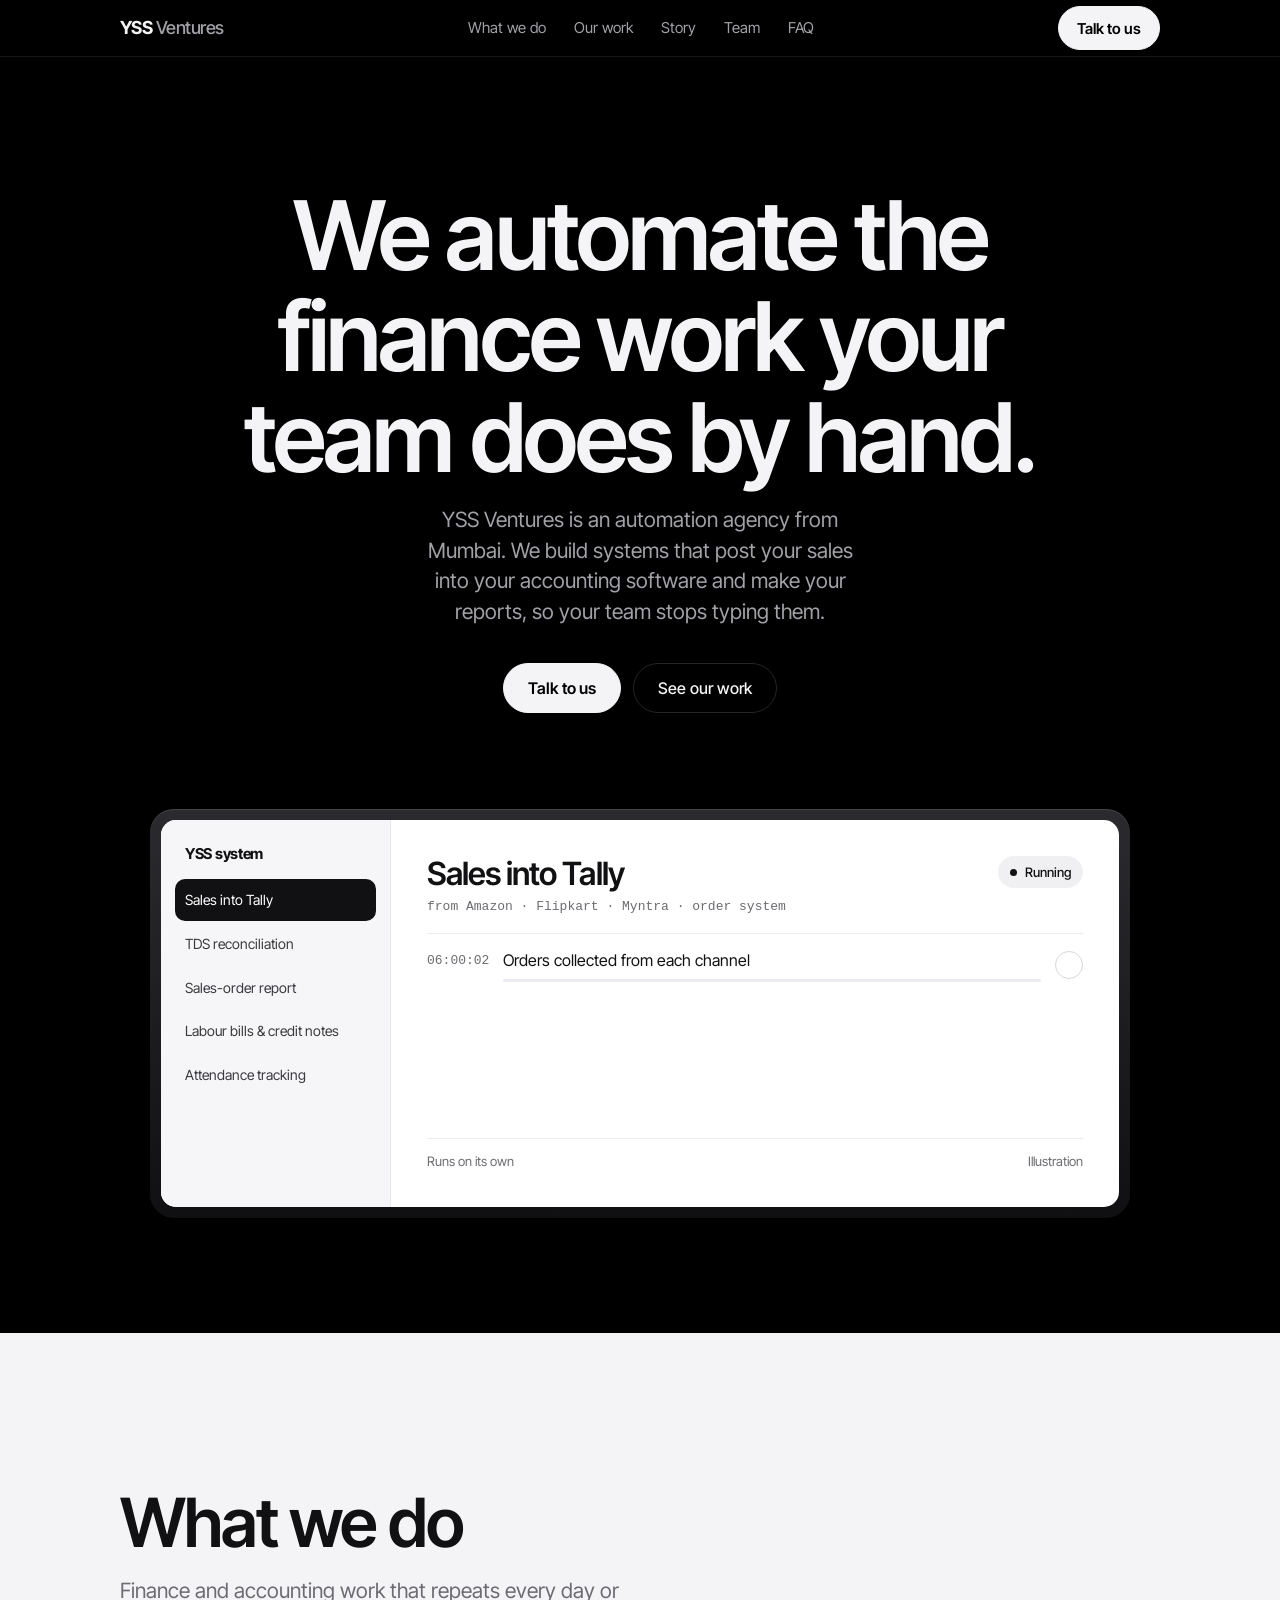
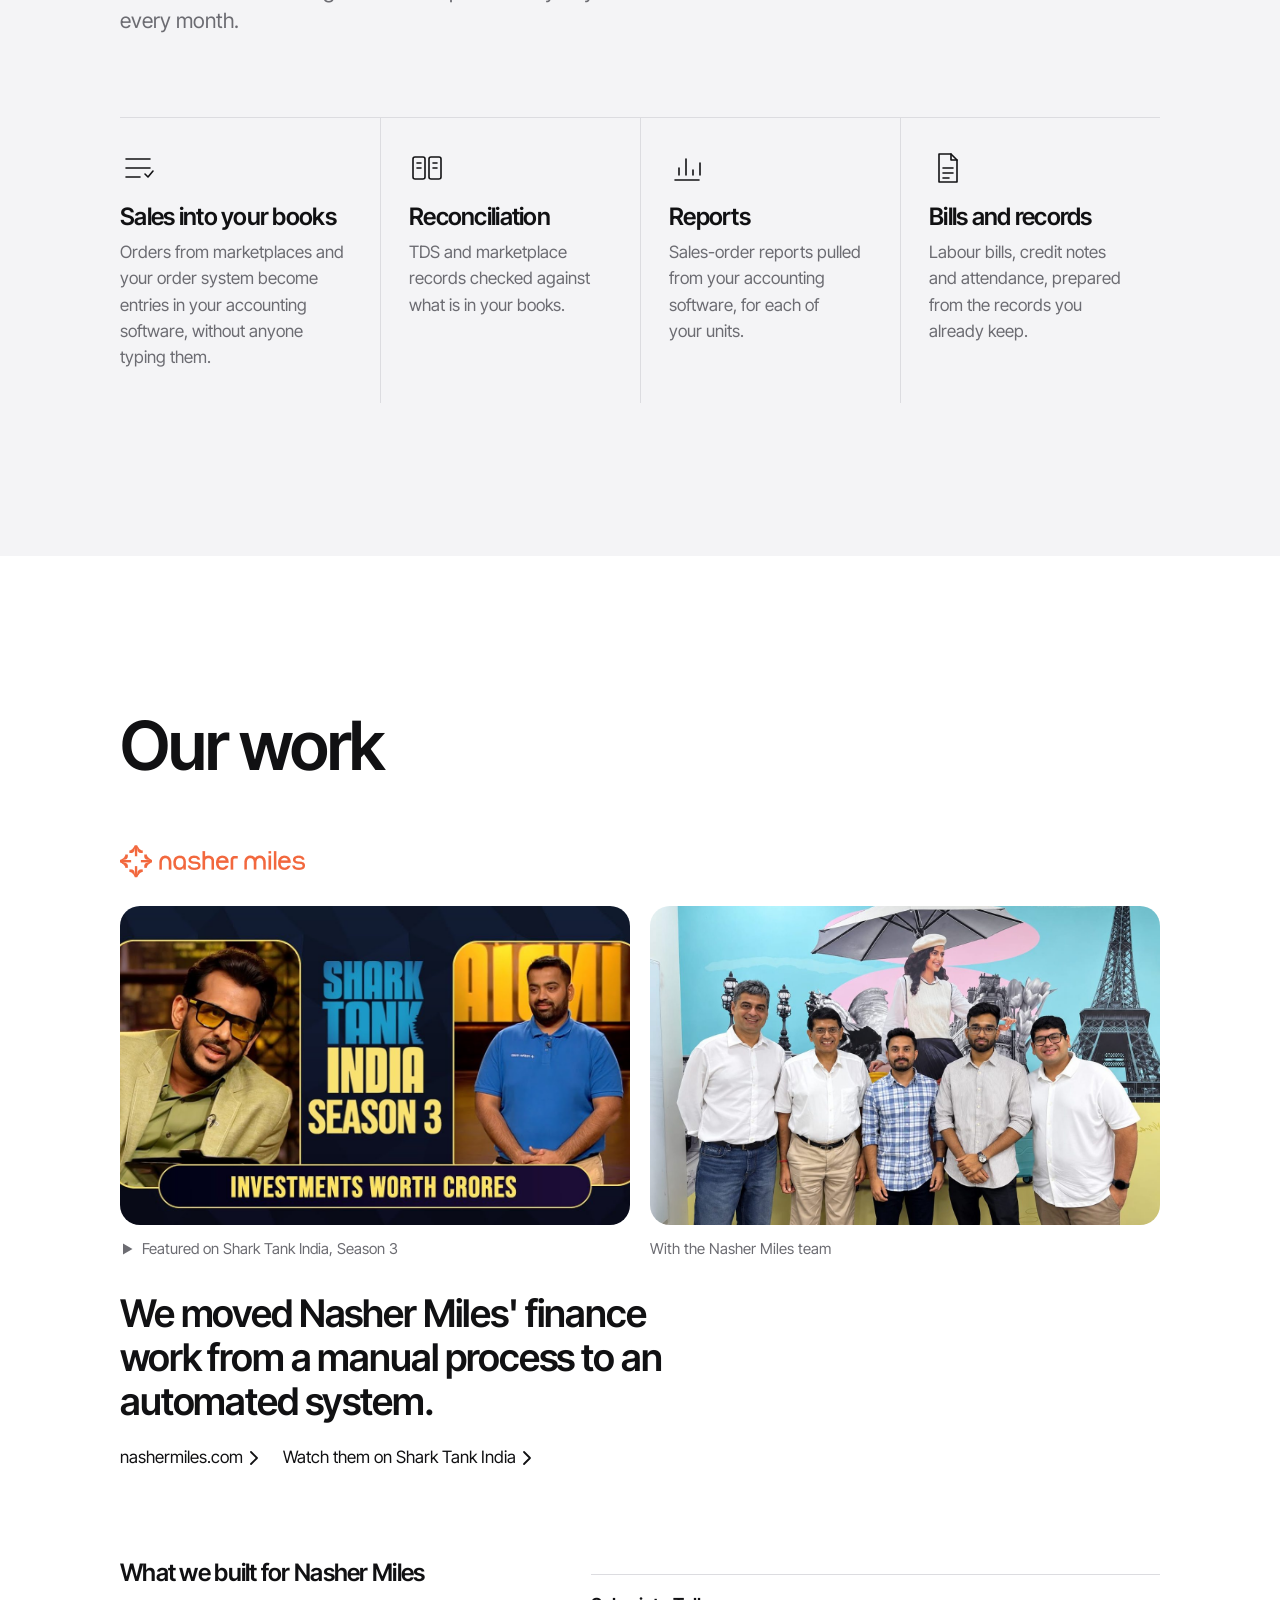
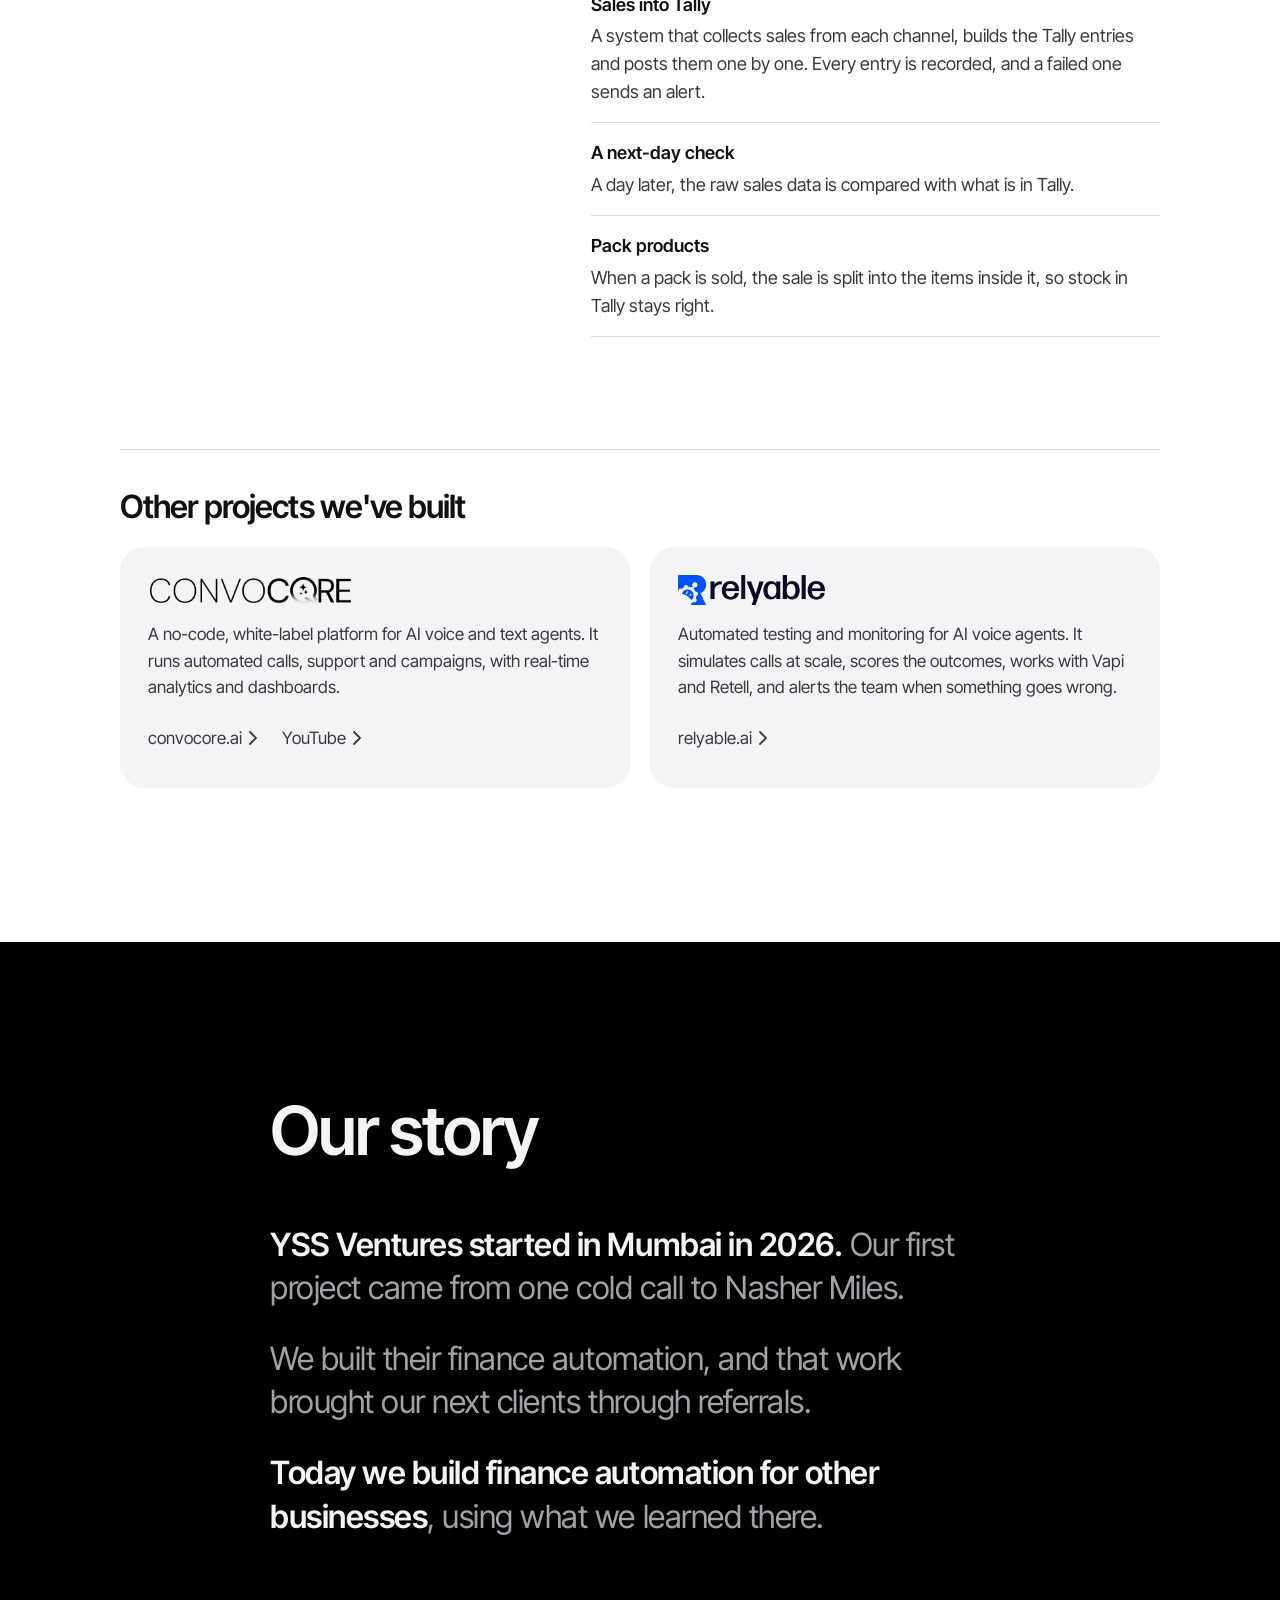
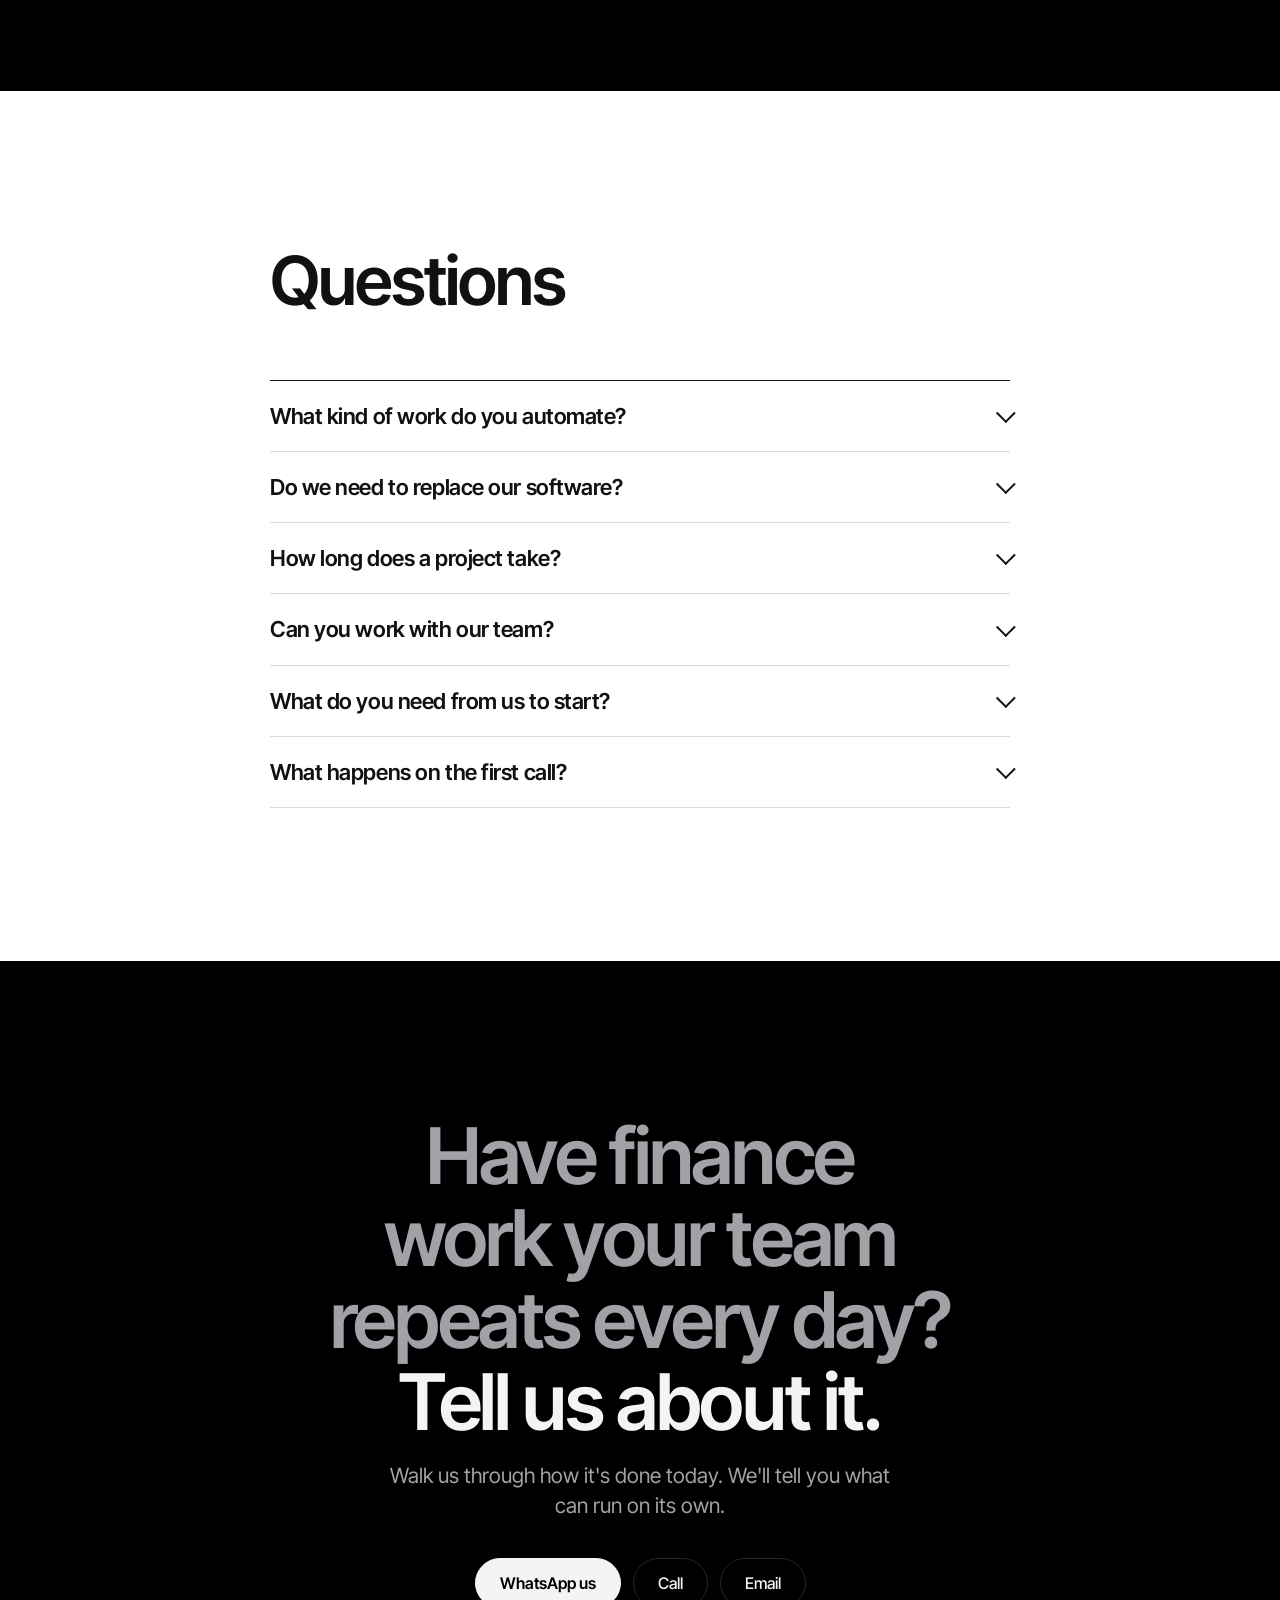
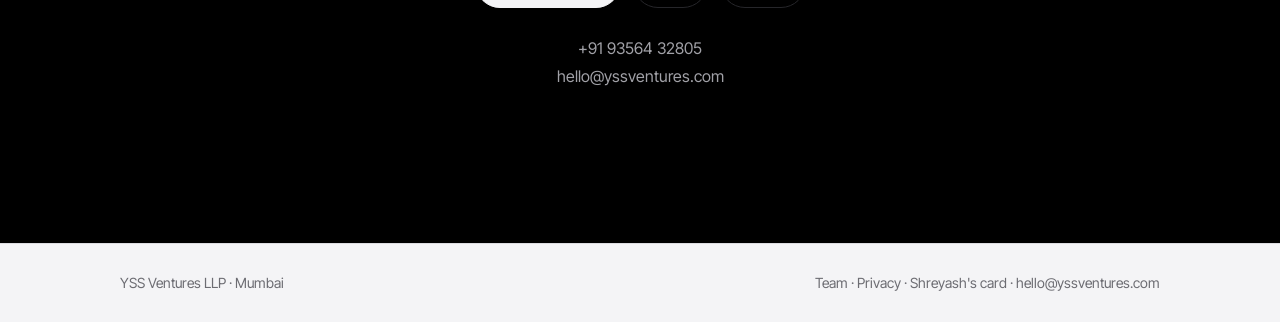
<file: index.html>
<!doctype html>
<html lang="en">
<head>
<meta charset="utf-8">
<meta name="viewport" content="width=device-width, initial-scale=1, viewport-fit=cover">
<title>YSS Ventures · Finance automation</title>
<meta name="description" content="YSS Ventures is an automation agency from Mumbai. We build systems that post your sales into your accounting software and make your reports, so your team stops typing them.">
<meta name="theme-color" content="#000000">
<meta property="og:title" content="YSS Ventures · Finance automation">
<meta property="og:description" content="We automate the finance work your team does by hand.">
<meta property="og:url" content="https://yssventures.com/">
<meta property="og:type" content="website">
<meta property="og:site_name" content="YSS Ventures">
<meta property="og:image" content="https://yssventures.com/assets/og-image.png">
<meta property="og:image:width" content="1200">
<meta property="og:image:height" content="630">
<meta property="og:image:alt" content="YSS Ventures: we automate the finance work your team does by hand.">
<meta name="twitter:card" content="summary_large_image">
<link rel="canonical" href="https://yssventures.com/">
<script type="application/ld+json">
{"@context":"https://schema.org","@type":"Organization","name":"YSS Ventures LLP","alternateName":"YSS Ventures","url":"https://yssventures.com/","logo":"https://yssventures.com/icon-512.png","email":"hello@yssventures.com","address":{"@type":"PostalAddress","addressLocality":"Mumbai","addressCountry":"IN"}}
</script>
<link rel="icon" href="/favicon.ico" sizes="48x48">
<link rel="icon" href="/favicon.svg" type="image/svg+xml">
<link rel="apple-touch-icon" href="/apple-touch-icon.png">
<link rel="manifest" href="/site.webmanifest">
<link rel="preload" href="/assets/inter-tight.woff2" as="font" type="font/woff2" crossorigin>
<link rel="stylesheet" href="/assets/site.css?v=4">
</head>
<body>

<header class="nav">
  <div class="wrap nav-in">
    <a class="mark" href="/">YSS <span>Ventures</span></a>
    <nav class="nav-links" aria-label="Sections">
      <a href="#what">What we do</a>
      <a href="#work">Our work</a>
      <a href="#story">Story</a>
      <a href="/team/">Team</a>
      <a href="#faq">FAQ</a>
    </nav>
    <a class="btn" href="#contact">Talk to us</a>
  </div>
</header>

<main>
  <section class="hero dark" aria-labelledby="title">
    <div class="wrap center">
      <h1 id="title">We automate the finance work your team does by hand.</h1>
      <p class="sec-lede">YSS Ventures is an automation agency from Mumbai. We build systems that post your sales into your accounting software and make your reports, so your team stops typing them.</p>
      <div class="btns">
        <a class="btn primary" href="#contact">Talk to us</a>
        <a class="btn" href="#work">See our work</a>
      </div>
    </div>

    <div class="stage wrap">
      <figure class="device" aria-label="Illustration: a YSS system working through finance jobs">
        <div class="screen">
          <div class="app">
            <aside class="app-side" aria-hidden="true">
              <p class="app-brand">YSS system</p>
              <ul class="app-jobs" id="jobs">
                <li class="on">Sales into Tally</li>
                <li>TDS reconciliation</li>
                <li>Sales-order report</li>
                <li>Labour bills &amp; credit notes</li>
                <li>Attendance tracking</li>
              </ul>
            </aside>
            <div class="app-main">
              <div class="app-top">
                <div>
                  <p class="app-job" id="job">Sales into Tally</p>
                  <p class="app-from" id="from">from Amazon · Flipkart · Myntra · order system</p>
                </div>
                <span class="app-state" id="state">Posted</span>
              </div>
              <ol class="app-steps" id="steps">
                <li class="done"><time>06:00:02</time><span class="st-label">Orders collected from each channel</span><span class="tick" aria-hidden="true"><svg width="13" height="13" viewBox="0 0 16 16" fill="none"><path d="M3 8.5l3.2 3L13 4.5" stroke="currentColor" stroke-width="2.2" stroke-linecap="round" stroke-linejoin="round"/></svg></span><span class="bar"><i></i></span></li>
                <li class="done"><time>06:00:41</time><span class="st-label">Tally entries built and posted</span><span class="tick" aria-hidden="true"><svg width="13" height="13" viewBox="0 0 16 16" fill="none"><path d="M3 8.5l3.2 3L13 4.5" stroke="currentColor" stroke-width="2.2" stroke-linecap="round" stroke-linejoin="round"/></svg></span><span class="bar"><i></i></span></li>
                <li class="done"><time>06:01:07</time><span class="st-label">Next-day check against Tally</span><span class="tick" aria-hidden="true"><svg width="13" height="13" viewBox="0 0 16 16" fill="none"><path d="M3 8.5l3.2 3L13 4.5" stroke="currentColor" stroke-width="2.2" stroke-linecap="round" stroke-linejoin="round"/></svg></span><span class="bar"><i></i></span></li>
              </ol>
              <div class="app-foot"><span>Runs on its own</span><span>Illustration</span></div>
            </div>
          </div>
        </div>
      </figure>
    </div>
  </section>

  <section class="sec light" id="what" aria-labelledby="what-title">
    <div class="wrap">
      <h2 class="sec-title reveal" id="what-title">What we do</h2>
      <p class="sec-lede reveal">Finance and accounting work that repeats every day or every month.</p>
      <div class="cols">
        <article class="col reveal">
          <svg viewBox="0 0 36 36" fill="none" aria-hidden="true"><path d="M6 9h24M6 18h24M6 27h14" stroke="currentColor" stroke-width="1.6" stroke-linecap="round"/><path d="M25 24l3 3 5-6" stroke="currentColor" stroke-width="1.6" stroke-linecap="round" stroke-linejoin="round"/></svg>
          <h3>Sales into your books</h3>
          <p>Orders from marketplaces and your order system become entries in your accounting software, without anyone typing them.</p>
        </article>
        <article class="col reveal">
          <svg viewBox="0 0 36 36" fill="none" aria-hidden="true"><rect x="4" y="7" width="12" height="22" rx="2" stroke="currentColor" stroke-width="1.6"/><rect x="20" y="7" width="12" height="22" rx="2" stroke="currentColor" stroke-width="1.6"/><path d="M8 13h4M8 18h4M24 13h4M24 18h4" stroke="currentColor" stroke-width="1.6" stroke-linecap="round"/></svg>
          <h3>Reconciliation</h3>
          <p>TDS and marketplace records checked against what is in your books.</p>
        </article>
        <article class="col reveal">
          <svg viewBox="0 0 36 36" fill="none" aria-hidden="true"><path d="M6 30h24M10 25v-7M17 25V9M24 25v-5M31 25V13" stroke="currentColor" stroke-width="1.6" stroke-linecap="round"/></svg>
          <h3>Reports</h3>
          <p>Sales-order reports pulled from your accounting software, for each of your units.</p>
        </article>
        <article class="col reveal">
          <svg viewBox="0 0 36 36" fill="none" aria-hidden="true"><path d="M10 4h12l6 6v22H10z" stroke="currentColor" stroke-width="1.6" stroke-linejoin="round"/><path d="M22 4v6h6M14 18h10M14 23h10M14 28h6" stroke="currentColor" stroke-width="1.6" stroke-linecap="round" stroke-linejoin="round"/></svg>
          <h3>Bills and records</h3>
          <p>Labour bills, credit notes and attendance, prepared from the records you already keep.</p>
        </article>
      </div>
    </div>
  </section>

  <section class="sec white" id="work" aria-labelledby="work-title">
    <div class="wrap">
      <h2 class="sec-title reveal" id="work-title">Our work</h2>
      <div class="nm reveal">
        <img class="nm-logo" src="/assets/work/nasher-miles-logo.png" width="185" height="33" alt="Nasher Miles">
        <div class="nm-media">
          <a class="nm-shot" href="https://www.youtube.com/watch?v=BbzB5y7CjRY" target="_blank" rel="noopener">
            <div class="frame"><img src="/assets/work/nasher-miles-shark-tank.jpg" width="1280" height="720" alt="Nasher Miles on Shark Tank India, Season 3" loading="lazy"></div>
            <span class="nm-cap"><svg width="14" height="14" viewBox="0 0 14 14" aria-hidden="true"><path d="M3 1.5v11l9.5-5.5z" fill="currentColor"/></svg> Featured on Shark Tank India, Season 3</span>
          </a>
          <figure class="nm-shot">
            <div class="frame"><img src="/assets/work/nasher-miles-team.jpg" width="1400" height="1050" alt="The YSS Ventures team with the Nasher Miles team" loading="lazy"></div>
            <figcaption class="nm-cap">With the Nasher Miles team</figcaption>
          </figure>
        </div>
        <p class="nm-line">We moved Nasher Miles' finance work from a manual process to an automated system.</p>
        <p class="nm-links"><a class="more" href="https://nashermiles.com" target="_blank" rel="noopener">nashermiles.com <svg width="10" height="16" viewBox="0 0 10 16" fill="none" aria-hidden="true"><path d="M2 2l6 6-6 6" stroke="currentColor" stroke-width="1.8" stroke-linecap="round" stroke-linejoin="round"/></svg></a><a class="more" href="https://www.youtube.com/watch?v=BbzB5y7CjRY" target="_blank" rel="noopener">Watch them on Shark Tank India <svg width="10" height="16" viewBox="0 0 10 16" fill="none" aria-hidden="true"><path d="M2 2l6 6-6 6" stroke="currentColor" stroke-width="1.8" stroke-linecap="round" stroke-linejoin="round"/></svg></a></p>
      </div>
      <div class="built">
        <h3 class="reveal">What we built for Nasher Miles</h3>
        <div class="reveal">
          <ul class="case-list">
              <li><strong>Sales into Tally</strong>A system that collects sales from each channel, builds the Tally entries and posts them one by one. Every entry is recorded, and a failed one sends an alert.</li>
              <li><strong>A next-day check</strong>A day later, the raw sales data is compared with what is in Tally.</li>
              <li><strong>Pack products</strong>When a pack is sold, the sale is split into the items inside it, so stock in Tally stays right.</li>
            </ul>
        </div>
      </div>
      <div class="projects">
        <h3 class="projects-title reveal">Other projects we've built</h3>
        <div class="proj-grid">
          <article class="proj reveal">
            <img src="/assets/work/convocore-logo.png" width="1216" height="178" alt="Convocore" loading="lazy">
            <p>A no-code, white-label platform for AI voice and text agents. It runs automated calls, support and campaigns, with real-time analytics and dashboards.</p>
            <p class="proj-links"><a class="more" href="https://convocore.ai" target="_blank" rel="noopener">convocore.ai <svg width="10" height="16" viewBox="0 0 10 16" fill="none" aria-hidden="true"><path d="M2 2l6 6-6 6" stroke="currentColor" stroke-width="1.8" stroke-linecap="round" stroke-linejoin="round"/></svg></a><a class="more" href="https://www.youtube.com/@convocore-ai" target="_blank" rel="noopener">YouTube <svg width="10" height="16" viewBox="0 0 10 16" fill="none" aria-hidden="true"><path d="M2 2l6 6-6 6" stroke="currentColor" stroke-width="1.8" stroke-linecap="round" stroke-linejoin="round"/></svg></a></p>
          </article>
          <article class="proj reveal">
            <img src="/assets/work/relyable-logo.png" width="500" height="102" alt="Relyable" loading="lazy">
            <p>Automated testing and monitoring for AI voice agents. It simulates calls at scale, scores the outcomes, works with Vapi and Retell, and alerts the team when something goes wrong.</p>
            <p class="proj-links"><a class="more" href="https://relyable.ai" target="_blank" rel="noopener">relyable.ai <svg width="10" height="16" viewBox="0 0 10 16" fill="none" aria-hidden="true"><path d="M2 2l6 6-6 6" stroke="currentColor" stroke-width="1.8" stroke-linecap="round" stroke-linejoin="round"/></svg></a></p>
          </article>
        </div>
      </div>
    </div>
  </section>

  <section class="sec dark" id="story" aria-labelledby="story-title">
    <div class="wrap narrow story">
      <h2 class="sec-title reveal" id="story-title">Our story</h2>
      <div style="margin-top: clamp(32px, 5vw, 56px)">
        <p class="reveal"><strong>YSS Ventures started in Mumbai in 2026.</strong> Our first project came from one cold call to Nasher Miles.</p>
        <p class="reveal">We built their finance automation, and that work brought our next clients through referrals.</p>
        <p class="reveal"><strong>Today we build finance automation for other businesses</strong>, using what we learned there.</p>
      </div>
    </div>
  </section>

  <!-- The founders: hidden until their backgrounds and LinkedIn links arrive (T-097).
  <section class="sec light" id="team" aria-labelledby="team-title">
    <div class="wrap">
      <h2 class="sec-title reveal" id="team-title">The founders</h2>
      <div class="team">
        <article class="person reveal">
          <span class="initials" aria-hidden="true">YG</span>
          <div><h3>Yash Gupta</h3><p class="role">CTO</p></div>
          <p class="bio">{One or two lines on Yash's background, from Yash.}</p>
          <a class="more" href="{Yash's LinkedIn URL}" target="_blank" rel="noopener">LinkedIn <svg width="10" height="16" viewBox="0 0 10 16" fill="none" aria-hidden="true"><path d="M2 2l6 6-6 6" stroke="currentColor" stroke-width="1.8" stroke-linecap="round" stroke-linejoin="round"/></svg></a>
        </article>
        <article class="person reveal">
          <span class="initials" aria-hidden="true">SD</span>
          <div><h3>Siddharth Devgade</h3><p class="role">CFO &amp; CMO</p></div>
          <p class="bio">{One or two lines on Siddharth's background, from Siddharth.}</p>
          <a class="more" href="{Siddharth's LinkedIn URL}" target="_blank" rel="noopener">LinkedIn <svg width="10" height="16" viewBox="0 0 10 16" fill="none" aria-hidden="true"><path d="M2 2l6 6-6 6" stroke="currentColor" stroke-width="1.8" stroke-linecap="round" stroke-linejoin="round"/></svg></a>
        </article>
        <article class="person reveal">
          <span class="initials" aria-hidden="true">SL</span>
          <div><h3>Shreyash Lokhande</h3><p class="role">CEO</p></div>
          <p class="bio">{One or two lines on Shreyash's background, from Shreyash.}</p>
          <a class="more" href="{Shreyash's LinkedIn URL}" target="_blank" rel="noopener">LinkedIn <svg width="10" height="16" viewBox="0 0 10 16" fill="none" aria-hidden="true"><path d="M2 2l6 6-6 6" stroke="currentColor" stroke-width="1.8" stroke-linecap="round" stroke-linejoin="round"/></svg></a>
        </article>
      </div>
    </div>
  </section>
  -->

  <section class="sec white" id="faq" aria-labelledby="faq-title">
    <div class="wrap narrow">
      <h2 class="sec-title reveal" id="faq-title">Questions</h2>
      <div class="faq reveal">
        <details>
          <summary>What kind of work do you automate?</summary>
          <p class="answer">Finance and accounting work that repeats: getting sales into your accounting software, reconciliations, daily and monthly reports, labour bills, credit notes and attendance.</p>
        </details>
        <details>
          <summary>Do we need to replace our software?</summary>
          <p class="answer">Usually not. We work with the tools you already use: your accounting software, like Tally, and Google Sheets.</p>
        </details>
        <details>
          <summary>How long does a project take?</summary>
          <p class="answer">It depends on the workflow. You get a timeline with the proposal, before any work starts.</p>
        </details>
        <details>
          <summary>Can you work with our team?</summary>
          <p class="answer">Yes. We work alongside whoever runs the process today.</p>
        </details>
        <details>
          <summary>What do you need from us to start?</summary>
          <p class="answer">A walkthrough of how the work is done today, and a few real examples of the data involved.</p>
        </details>
        <details>
          <summary>What happens on the first call?</summary>
          <p class="answer">You show us how the work is done today, and we tell you what can run on its own. The first conversation is free, and nothing starts until you say yes.</p>
        </details>
      </div>
    </div>
  </section>

  <section class="sec dark contact" id="contact" aria-labelledby="contact-title">
    <div class="wrap center">
      <h2 class="reveal" id="contact-title"><span class="soft">Have finance work your team repeats every day?</span> Tell us about it.</h2>
      <p class="sec-lede reveal">Walk us through how it's done today. We'll tell you what can run on its own.</p>
      <div class="btns reveal">
        <a class="btn primary" href="https://wa.me/919356432805?text=Hi%20Shreyash%2C%20I%20found%20YSS%20Ventures%20on%20your%20website." target="_blank" rel="noopener">WhatsApp us</a>
        <a class="btn" href="tel:+919356432805">Call</a>
        <a class="btn" href="mailto:hello@yssventures.com">Email</a>
      </div>
      <div class="lines reveal">
        <span>+91 93564 32805</span>
        <span>hello@yssventures.com</span>
      </div>
    </div>
  </section>
</main>

<footer class="foot light">
  <div class="wrap"><span>YSS Ventures LLP · Mumbai</span><span><a href="/team/">Team</a> · <a href="/privacy/">Privacy</a> · <a href="/card/" target="_blank" rel="noopener">Shreyash's card</a> · hello@yssventures.com</span></div>
</footer>

<script src="/assets/site.js?v=3"></script>
</body>
</html>
</file>
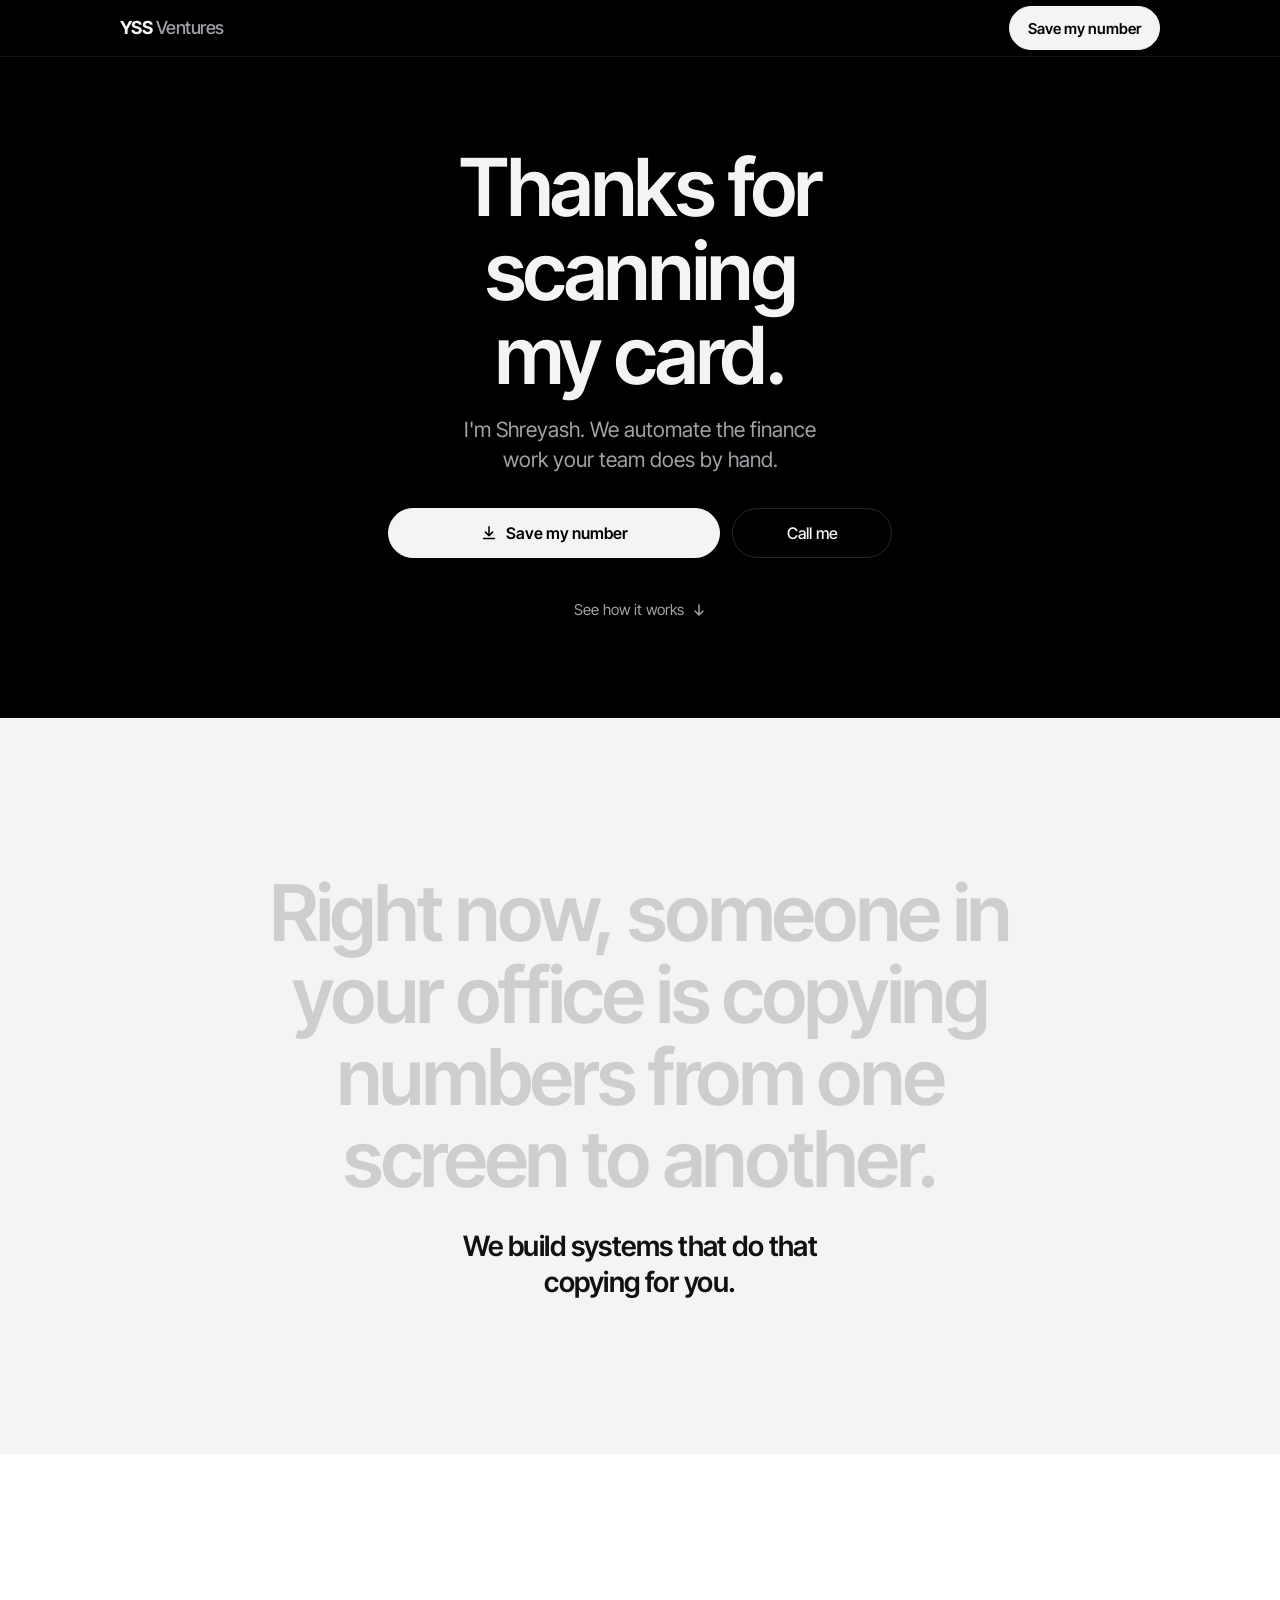
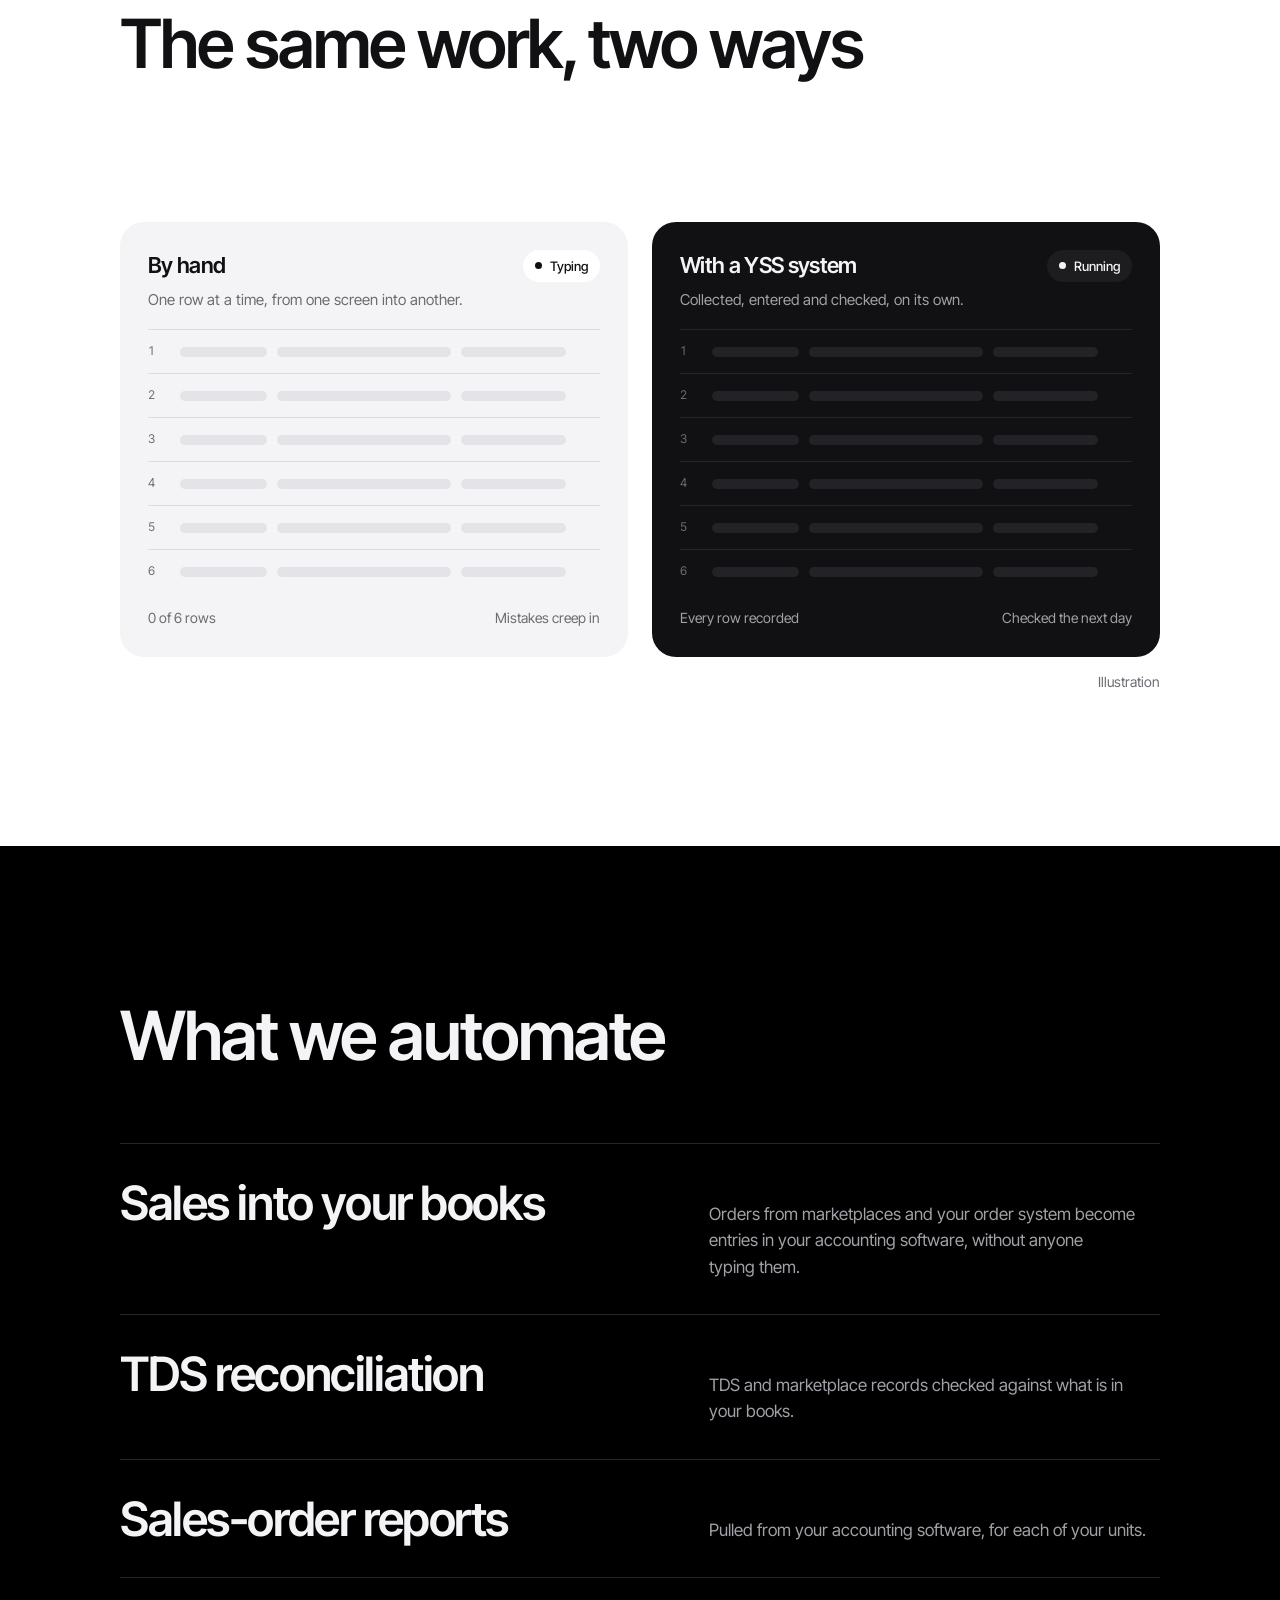
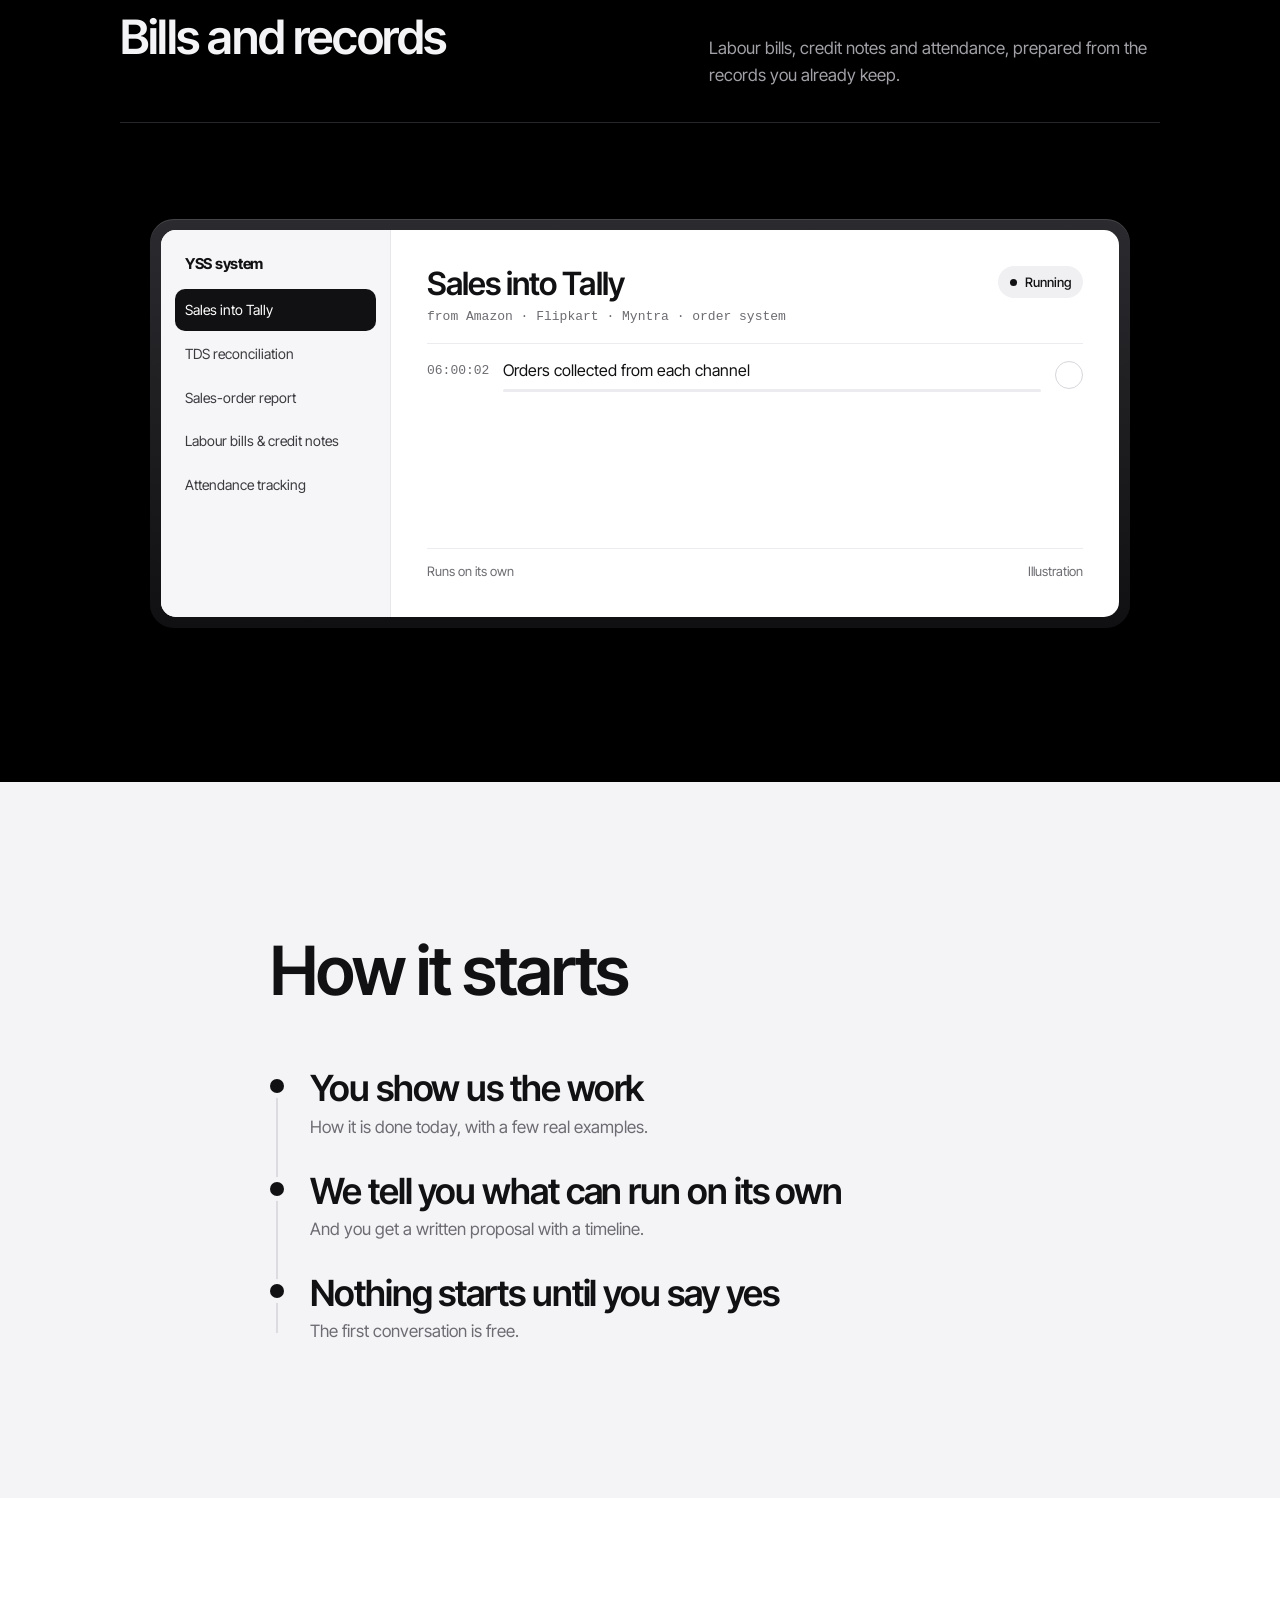
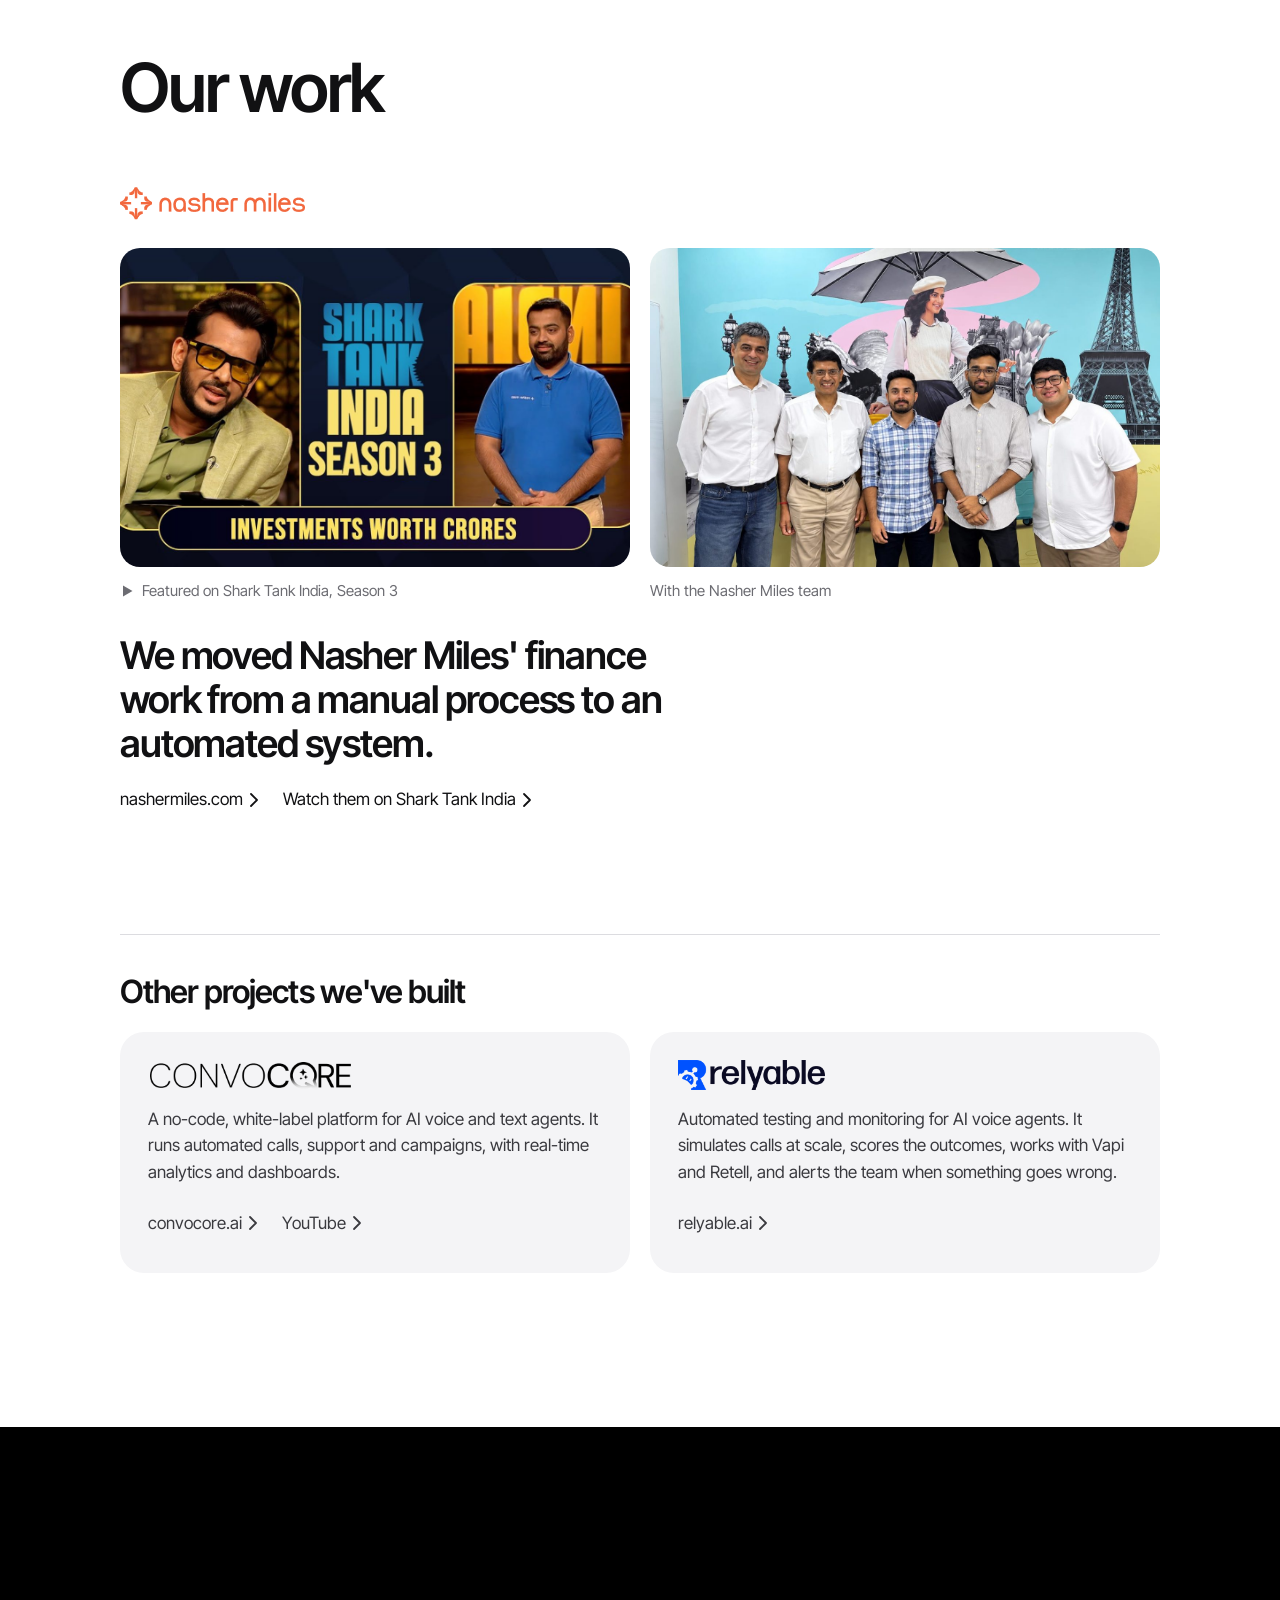
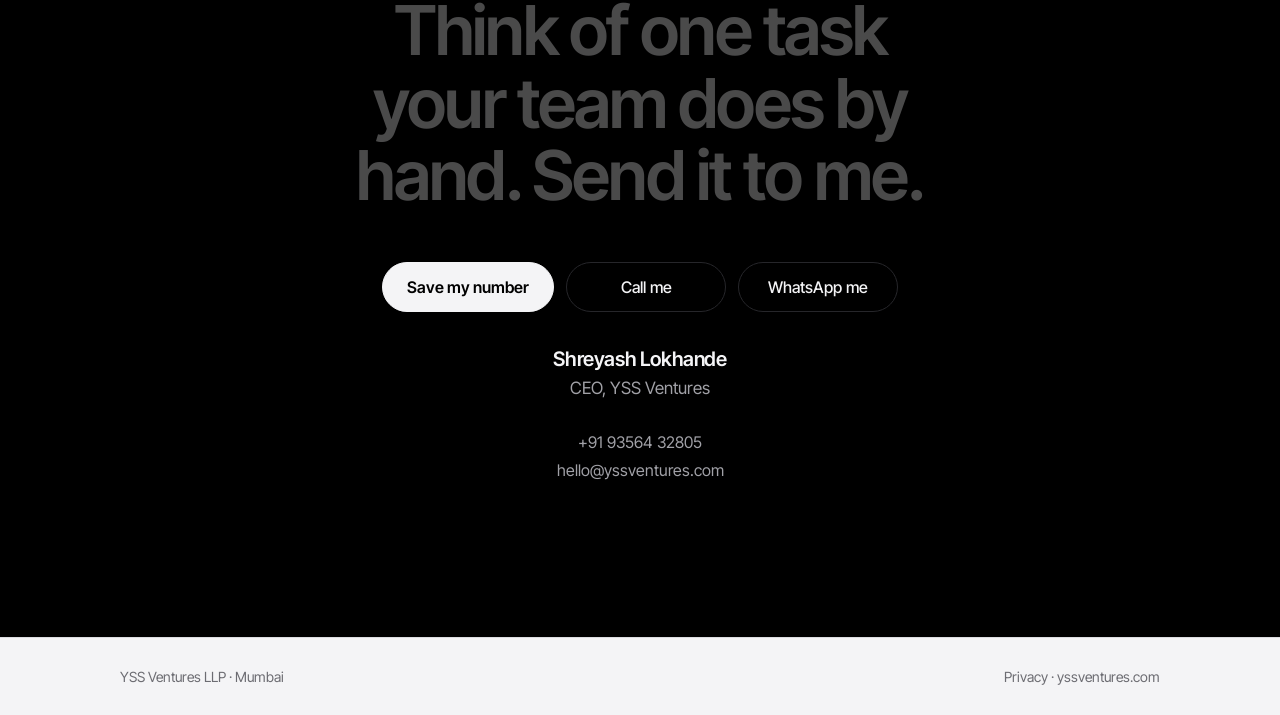
<file: card/index.html>
<!doctype html>
<html lang="en">
<head>
<meta charset="utf-8">
<meta name="viewport" content="width=device-width, initial-scale=1, viewport-fit=cover">
<title>Shreyash Lokhande · YSS Ventures</title>
<meta name="description" content="Thanks for scanning my card. We automate the finance work your team does by hand. Save my number or call me.">
<meta name="theme-color" content="#000000">
<meta property="og:title" content="Shreyash Lokhande · YSS Ventures">
<meta property="og:description" content="We automate the finance work your team does by hand.">
<meta property="og:url" content="https://yssventures.com/card/">
<meta property="og:type" content="website">
<meta property="og:site_name" content="YSS Ventures">
<meta property="og:image" content="https://yssventures.com/assets/og-image.png">
<meta property="og:image:width" content="1200">
<meta property="og:image:height" content="630">
<meta property="og:image:alt" content="YSS Ventures: we automate the finance work your team does by hand.">
<meta name="twitter:card" content="summary_large_image">
<meta name="robots" content="noindex">
<link rel="icon" href="/favicon.ico" sizes="48x48">
<link rel="icon" href="/favicon.svg" type="image/svg+xml">
<link rel="apple-touch-icon" href="/apple-touch-icon.png">
<link rel="manifest" href="/site.webmanifest">
<link rel="preload" href="/assets/inter-tight.woff2" as="font" type="font/woff2" crossorigin>
<link rel="stylesheet" href="/assets/site.css?v=4">
<link rel="stylesheet" href="card.css?v=4">
</head>
<body>

<header class="nav">
  <div class="wrap nav-in">
    <a class="mark" href="/" target="_blank" rel="noopener">YSS <span>Ventures</span></a>
    <a class="btn" href="shreyash-lokhande.vcf" download="Shreyash Lokhande - YSS Ventures.vcf">Save my number</a>
  </div>
</header>

<main>
  <!-- 1. Thanks -->
  <section class="card-hero dark" aria-labelledby="title">
    <div class="wrap center">
      <h1 id="title">Thanks for scanning my card.</h1>
      <p class="sec-lede">I'm Shreyash. We automate the finance work your team does by hand.</p>
      <div class="btns">
        <a class="btn primary" href="shreyash-lokhande.vcf" download="Shreyash Lokhande - YSS Ventures.vcf">
          <svg width="18" height="18" viewBox="0 0 20 20" fill="none" aria-hidden="true"><path d="M10 3v10m0 0l-4-4m4 4l4-4M4 16h12" stroke="currentColor" stroke-width="1.7" stroke-linecap="round" stroke-linejoin="round"/></svg>
          Save my number
        </a>
        <a class="btn" href="tel:+919356432805">Call me</a>
      </div>
      <p class="scroll-hint">See how it works <svg width="14" height="14" viewBox="0 0 14 14" fill="none" aria-hidden="true"><path d="M7 2v10m0 0L3 8m4 4l4-4" stroke="currentColor" stroke-width="1.5" stroke-linecap="round" stroke-linejoin="round"/></svg></p>
    </div>
  </section>

  <!-- 3. The statement -->
  <section class="sec light statement" aria-labelledby="st-title">
    <div class="wrap center">
      <h2 class="scrub" id="st-title">Right now, someone in your office is copying numbers from one screen to another.</h2>
      <p class="then reveal">We build systems that do that copying for you.</p>
    </div>
  </section>

  <!-- 4. The same work, by hand and by a system -->
  <section class="sec white" aria-labelledby="vs-title">
    <div class="wrap">
      <h2 class="sec-title reveal" id="vs-title">The same work, two ways</h2>
      <p class="sec-lede reveal">Sales from your marketplaces, entered into your accounting software.</p>
      <div class="versus reveal">
        <div class="pane manual" id="pane-manual">
          <div class="pane-head"><h3>By hand</h3><span class="chip" id="chip-manual">Typing</span></div>
          <p class="pane-sub">One row at a time, from one screen into another.</p>
          <ol class="rows" aria-hidden="true">
            <li><span class="n">1</span><span class="c"><i></i><span class="caret"></span></span><span class="c"><i></i></span><span class="c"><i></i></span><span class="ok"></span></li>
            <li><span class="n">2</span><span class="c"><i></i></span><span class="c"><i></i></span><span class="c"><i></i></span><span class="ok"></span></li>
            <li><span class="n">3</span><span class="c"><i></i></span><span class="c"><i></i></span><span class="c"><i></i></span><span class="ok"></span></li>
            <li><span class="n">4</span><span class="c"><i></i></span><span class="c"><i></i></span><span class="c"><i></i></span><span class="ok"></span></li>
            <li><span class="n">5</span><span class="c"><i></i></span><span class="c"><i></i></span><span class="c"><i></i></span><span class="ok"></span></li>
            <li><span class="n">6</span><span class="c"><i></i></span><span class="c"><i></i></span><span class="c"><i></i></span><span class="ok"></span></li>
          </ol>
          <div class="pane-foot"><span id="count-manual">0 of 6 rows</span><span>Mistakes creep in</span></div>
        </div>
        <div class="pane auto" id="pane-auto">
          <div class="pane-head"><h3>With a YSS system</h3><span class="chip" id="chip-auto">Running</span></div>
          <p class="pane-sub">Collected, entered and checked, on its own.</p>
          <ol class="rows" aria-hidden="true">
            <li><span class="n">1</span><span class="c"><i></i></span><span class="c"><i></i></span><span class="c"><i></i></span><span class="ok"><svg width="12" height="12" viewBox="0 0 16 16" fill="none"><path d="M3 8.5l3.2 3L13 4.5" stroke="currentColor" stroke-width="2.4" stroke-linecap="round" stroke-linejoin="round"/></svg></span></li>
            <li><span class="n">2</span><span class="c"><i></i></span><span class="c"><i></i></span><span class="c"><i></i></span><span class="ok"><svg width="12" height="12" viewBox="0 0 16 16" fill="none"><path d="M3 8.5l3.2 3L13 4.5" stroke="currentColor" stroke-width="2.4" stroke-linecap="round" stroke-linejoin="round"/></svg></span></li>
            <li><span class="n">3</span><span class="c"><i></i></span><span class="c"><i></i></span><span class="c"><i></i></span><span class="ok"><svg width="12" height="12" viewBox="0 0 16 16" fill="none"><path d="M3 8.5l3.2 3L13 4.5" stroke="currentColor" stroke-width="2.4" stroke-linecap="round" stroke-linejoin="round"/></svg></span></li>
            <li><span class="n">4</span><span class="c"><i></i></span><span class="c"><i></i></span><span class="c"><i></i></span><span class="ok"><svg width="12" height="12" viewBox="0 0 16 16" fill="none"><path d="M3 8.5l3.2 3L13 4.5" stroke="currentColor" stroke-width="2.4" stroke-linecap="round" stroke-linejoin="round"/></svg></span></li>
            <li><span class="n">5</span><span class="c"><i></i></span><span class="c"><i></i></span><span class="c"><i></i></span><span class="ok"><svg width="12" height="12" viewBox="0 0 16 16" fill="none"><path d="M3 8.5l3.2 3L13 4.5" stroke="currentColor" stroke-width="2.4" stroke-linecap="round" stroke-linejoin="round"/></svg></span></li>
            <li><span class="n">6</span><span class="c"><i></i></span><span class="c"><i></i></span><span class="c"><i></i></span><span class="ok"><svg width="12" height="12" viewBox="0 0 16 16" fill="none"><path d="M3 8.5l3.2 3L13 4.5" stroke="currentColor" stroke-width="2.4" stroke-linecap="round" stroke-linejoin="round"/></svg></span></li>
          </ol>
          <div class="pane-foot"><span>Every row recorded</span><span>Checked the next day</span></div>
        </div>
      </div>
      <p class="versus-note">Illustration</p>
    </div>
  </section>

  <!-- 5. What we automate -->
  <section class="sec dark" aria-labelledby="jobs-title">
    <div class="wrap">
      <h2 class="sec-title reveal" id="jobs-title">What we automate</h2>
      <ul class="jobs">
        <li class="reveal"><h3>Sales into your books</h3><p>Orders from marketplaces and your order system become entries in your accounting software, without anyone typing them.</p></li>
        <li class="reveal"><h3>TDS reconciliation</h3><p>TDS and marketplace records checked against what is in your books.</p></li>
        <li class="reveal"><h3>Sales-order reports</h3><p>Pulled from your accounting software, for each of your units.</p></li>
        <li class="reveal"><h3>Bills and records</h3><p>Labour bills, credit notes and attendance, prepared from the records you already keep.</p></li>
      </ul>

      <div class="stage">
        <figure class="device" aria-label="Illustration: a YSS system working through finance jobs">
          <div class="screen">
            <div class="app">
              <aside class="app-side" aria-hidden="true">
                <p class="app-brand">YSS system</p>
                <ul class="app-jobs" id="jobs">
                  <li class="on">Sales into Tally</li>
                  <li>TDS reconciliation</li>
                  <li>Sales-order report</li>
                  <li>Labour bills &amp; credit notes</li>
                  <li>Attendance tracking</li>
                </ul>
              </aside>
              <div class="app-main">
                <div class="app-top">
                  <div>
                    <p class="app-job" id="job">Sales into Tally</p>
                    <p class="app-from" id="from">from Amazon · Flipkart · Myntra · order system</p>
                  </div>
                  <span class="app-state" id="state">Posted</span>
                </div>
                <ol class="app-steps" id="steps">
                  <li class="done"><time>06:00:02</time><span class="st-label">Orders collected from each channel</span><span class="tick" aria-hidden="true"><svg width="13" height="13" viewBox="0 0 16 16" fill="none"><path d="M3 8.5l3.2 3L13 4.5" stroke="currentColor" stroke-width="2.2" stroke-linecap="round" stroke-linejoin="round"/></svg></span><span class="bar"><i></i></span></li>
                  <li class="done"><time>06:00:41</time><span class="st-label">Tally entries built and posted</span><span class="tick" aria-hidden="true"><svg width="13" height="13" viewBox="0 0 16 16" fill="none"><path d="M3 8.5l3.2 3L13 4.5" stroke="currentColor" stroke-width="2.2" stroke-linecap="round" stroke-linejoin="round"/></svg></span><span class="bar"><i></i></span></li>
                  <li class="done"><time>06:01:07</time><span class="st-label">Next-day check against Tally</span><span class="tick" aria-hidden="true"><svg width="13" height="13" viewBox="0 0 16 16" fill="none"><path d="M3 8.5l3.2 3L13 4.5" stroke="currentColor" stroke-width="2.2" stroke-linecap="round" stroke-linejoin="round"/></svg></span><span class="bar"><i></i></span></li>
                </ol>
                <div class="app-foot"><span>Runs on its own</span><span>Illustration</span></div>
              </div>
            </div>
          </div>
        </figure>
      </div>
    </div>
  </section>

  <!-- 6. How it starts -->
  <section class="sec light" aria-labelledby="starts-title">
    <div class="wrap narrow">
      <h2 class="sec-title reveal" id="starts-title">How it starts</h2>
      <ol class="starts">
        <li class="reveal"><h3>You show us the work</h3><p>How it is done today, with a few real examples.</p></li>
        <li class="reveal"><h3>We tell you what can run on its own</h3><p>And you get a written proposal with a timeline.</p></li>
        <li class="reveal"><h3>Nothing starts until you say yes</h3><p>The first conversation is free.</p></li>
      </ol>
    </div>
  </section>

  <!-- 7. Proof -->
  <section class="sec white" aria-labelledby="proof-title">
    <div class="wrap">
      <h2 class="sec-title reveal" id="proof-title">Our work</h2>
      <div class="nm reveal">
        <img class="nm-logo" src="/assets/work/nasher-miles-logo.png" width="185" height="33" alt="Nasher Miles">
        <div class="nm-media">
          <a class="nm-shot" href="https://www.youtube.com/watch?v=BbzB5y7CjRY" target="_blank" rel="noopener">
            <div class="frame"><img src="/assets/work/nasher-miles-shark-tank.jpg" width="1280" height="720" alt="Nasher Miles on Shark Tank India, Season 3" loading="lazy"></div>
            <span class="nm-cap"><svg width="14" height="14" viewBox="0 0 14 14" aria-hidden="true"><path d="M3 1.5v11l9.5-5.5z" fill="currentColor"/></svg> Featured on Shark Tank India, Season 3</span>
          </a>
          <figure class="nm-shot">
            <div class="frame"><img src="/assets/work/nasher-miles-team.jpg" width="1400" height="1050" alt="The YSS Ventures team with the Nasher Miles team" loading="lazy"></div>
            <figcaption class="nm-cap">With the Nasher Miles team</figcaption>
          </figure>
        </div>
        <p class="nm-line">We moved Nasher Miles' finance work from a manual process to an automated system.</p>
        <p class="nm-links"><a class="more" href="https://nashermiles.com" target="_blank" rel="noopener">nashermiles.com <svg width="10" height="16" viewBox="0 0 10 16" fill="none" aria-hidden="true"><path d="M2 2l6 6-6 6" stroke="currentColor" stroke-width="1.8" stroke-linecap="round" stroke-linejoin="round"/></svg></a><a class="more" href="https://www.youtube.com/watch?v=BbzB5y7CjRY" target="_blank" rel="noopener">Watch them on Shark Tank India <svg width="10" height="16" viewBox="0 0 10 16" fill="none" aria-hidden="true"><path d="M2 2l6 6-6 6" stroke="currentColor" stroke-width="1.8" stroke-linecap="round" stroke-linejoin="round"/></svg></a></p>
      </div>
      <div class="projects">
        <h3 class="projects-title reveal">Other projects we've built</h3>
        <div class="proj-grid">
          <article class="proj reveal">
            <img src="/assets/work/convocore-logo.png" width="1216" height="178" alt="Convocore" loading="lazy">
            <p>A no-code, white-label platform for AI voice and text agents. It runs automated calls, support and campaigns, with real-time analytics and dashboards.</p>
            <p class="proj-links"><a class="more" href="https://convocore.ai" target="_blank" rel="noopener">convocore.ai <svg width="10" height="16" viewBox="0 0 10 16" fill="none" aria-hidden="true"><path d="M2 2l6 6-6 6" stroke="currentColor" stroke-width="1.8" stroke-linecap="round" stroke-linejoin="round"/></svg></a><a class="more" href="https://www.youtube.com/@convocore-ai" target="_blank" rel="noopener">YouTube <svg width="10" height="16" viewBox="0 0 10 16" fill="none" aria-hidden="true"><path d="M2 2l6 6-6 6" stroke="currentColor" stroke-width="1.8" stroke-linecap="round" stroke-linejoin="round"/></svg></a></p>
          </article>
          <article class="proj reveal">
            <img src="/assets/work/relyable-logo.png" width="500" height="102" alt="Relyable" loading="lazy">
            <p>Automated testing and monitoring for AI voice agents. It simulates calls at scale, scores the outcomes, works with Vapi and Retell, and alerts the team when something goes wrong.</p>
            <p class="proj-links"><a class="more" href="https://relyable.ai" target="_blank" rel="noopener">relyable.ai <svg width="10" height="16" viewBox="0 0 10 16" fill="none" aria-hidden="true"><path d="M2 2l6 6-6 6" stroke="currentColor" stroke-width="1.8" stroke-linecap="round" stroke-linejoin="round"/></svg></a></p>
          </article>
        </div>
      </div>
    </div>
  </section>

  <!-- 8. The ask -->
  <section class="sec dark ask" aria-labelledby="ask-title">
    <div class="wrap center">
      <h2 class="grow" id="ask-title">Think of one task your team does by hand. Send it to me.</h2>
      <div class="btns">
        <a class="btn primary" href="shreyash-lokhande.vcf" download="Shreyash Lokhande - YSS Ventures.vcf">Save my number</a>
        <a class="btn" href="tel:+919356432805">Call me</a>
        <a class="btn" href="https://wa.me/919356432805?text=Hi%20Shreyash%2C%20I%20scanned%20your%20card.%20Here%20is%20a%20task%20my%20team%20does%20by%20hand%3A%20" target="_blank" rel="noopener">WhatsApp me</a>
      </div>
      <div class="who">
        <strong>Shreyash Lokhande</strong>
        <span>CEO, YSS Ventures</span>
        <div class="lines">
          <span>+91 93564 32805</span>
          <span>hello@yssventures.com</span>
        </div>
      </div>
    </div>
  </section>
</main>

<footer class="foot light">
  <div class="wrap"><span>YSS Ventures LLP · Mumbai</span><span><a href="/privacy/">Privacy</a> · <a href="/" target="_blank" rel="noopener">yssventures.com</a></span></div>
</footer>

<script src="/assets/site.js?v=3"></script>
<script src="/assets/vendor/gsap.min.js"></script>
<script src="/assets/vendor/ScrollTrigger.min.js"></script>
<script src="card.js?v=4"></script>
</body>
</html>
</file>
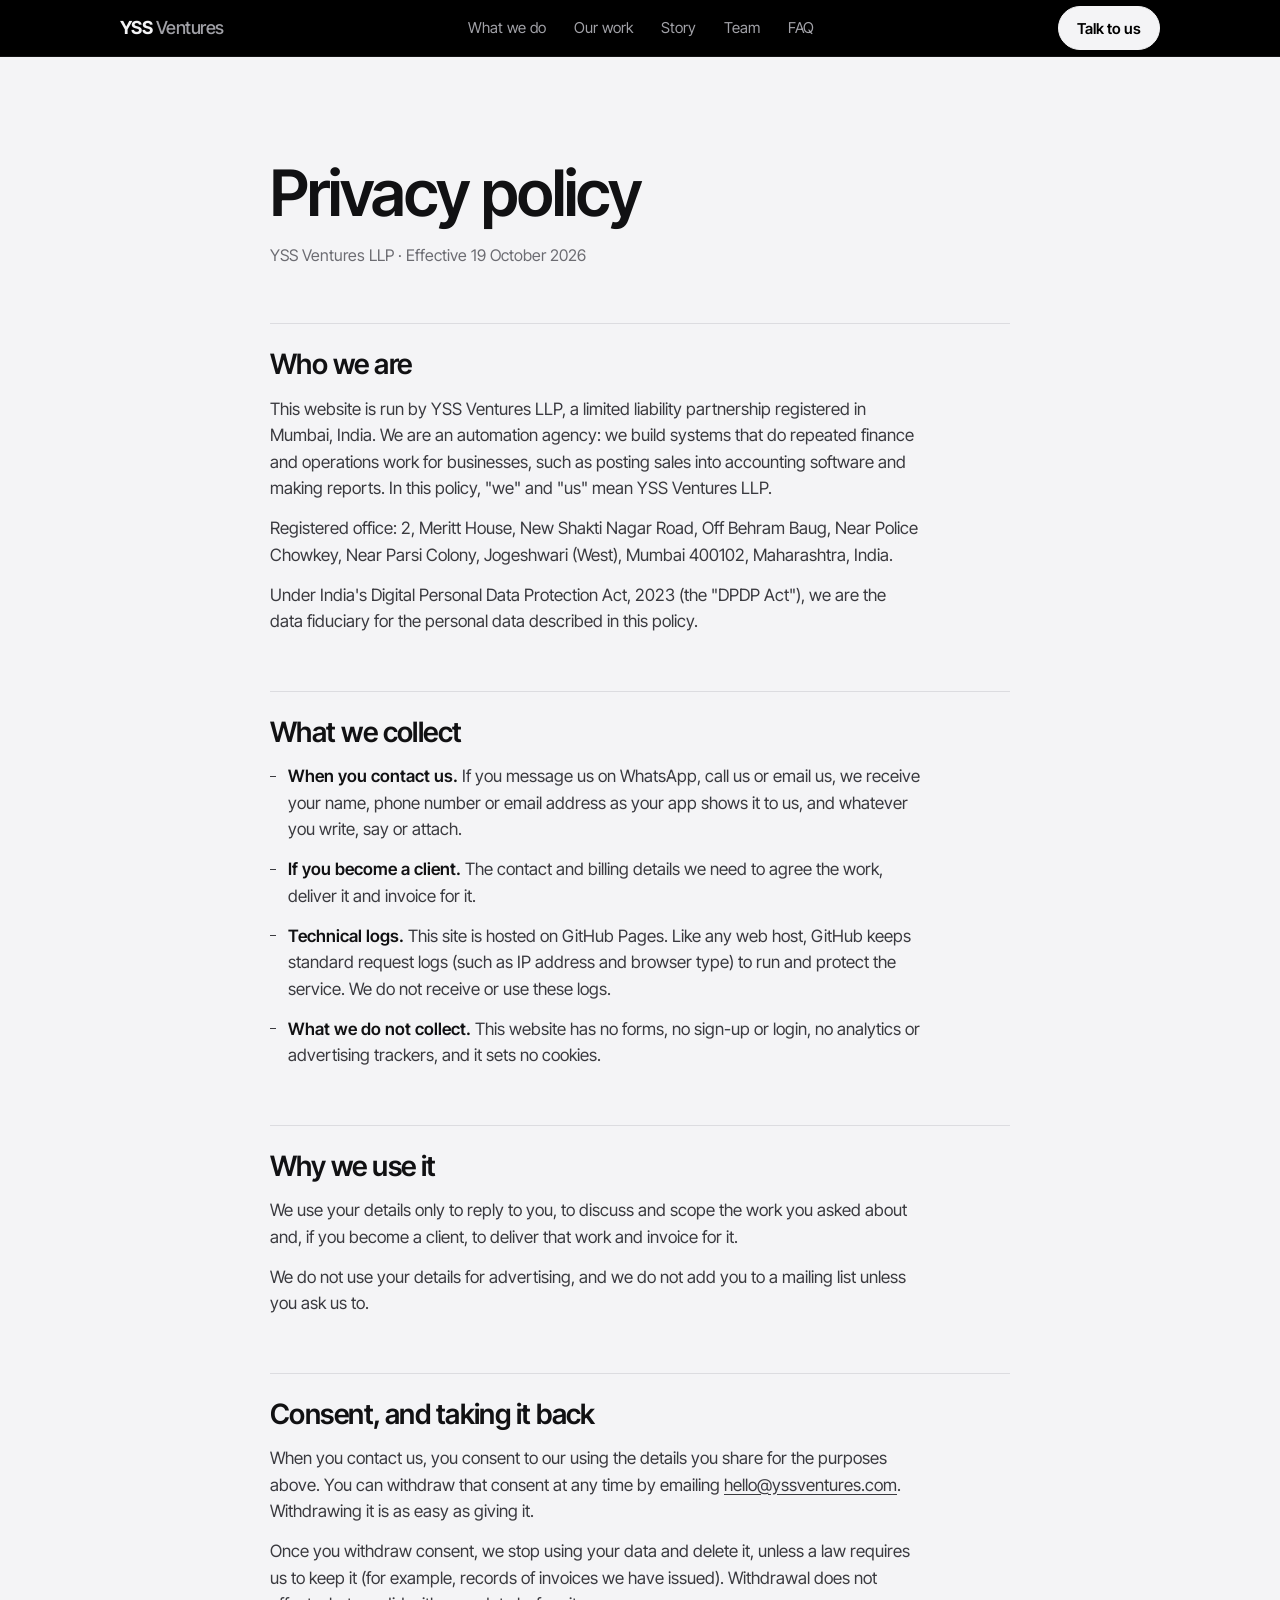
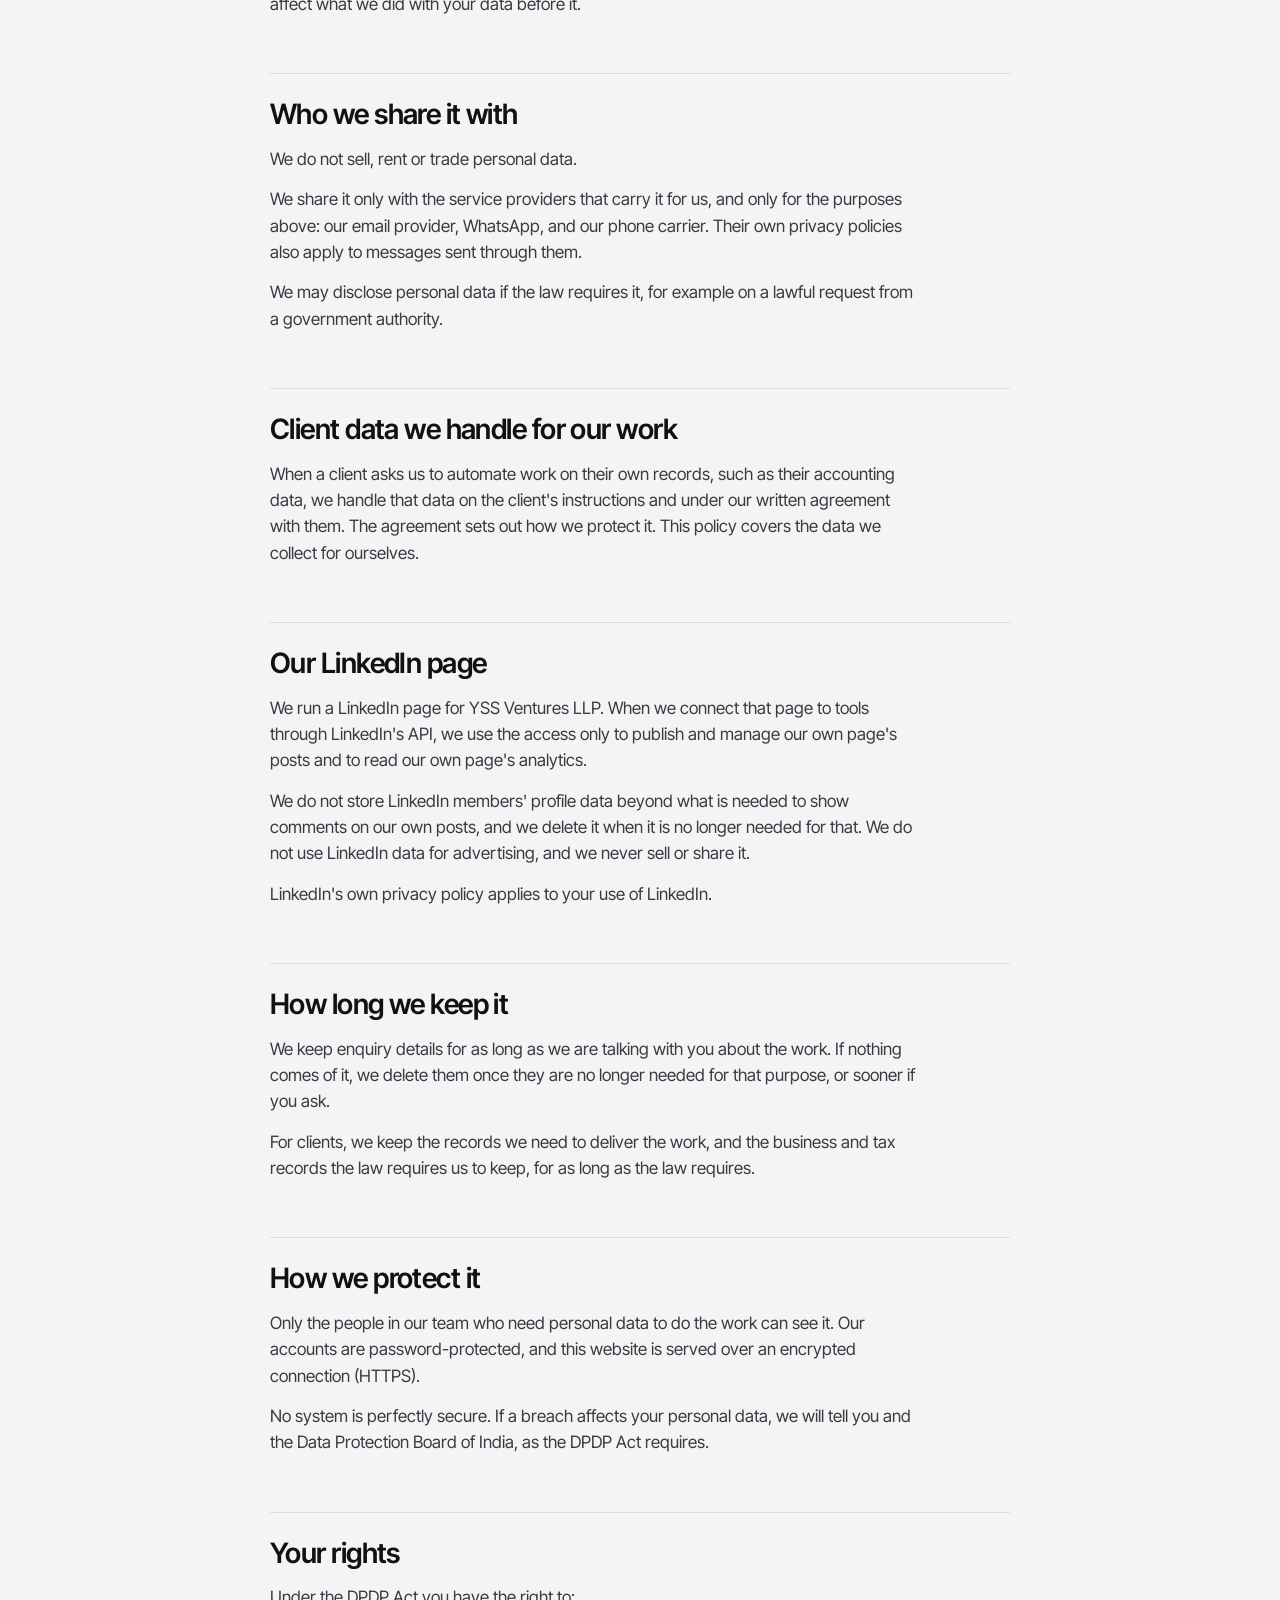
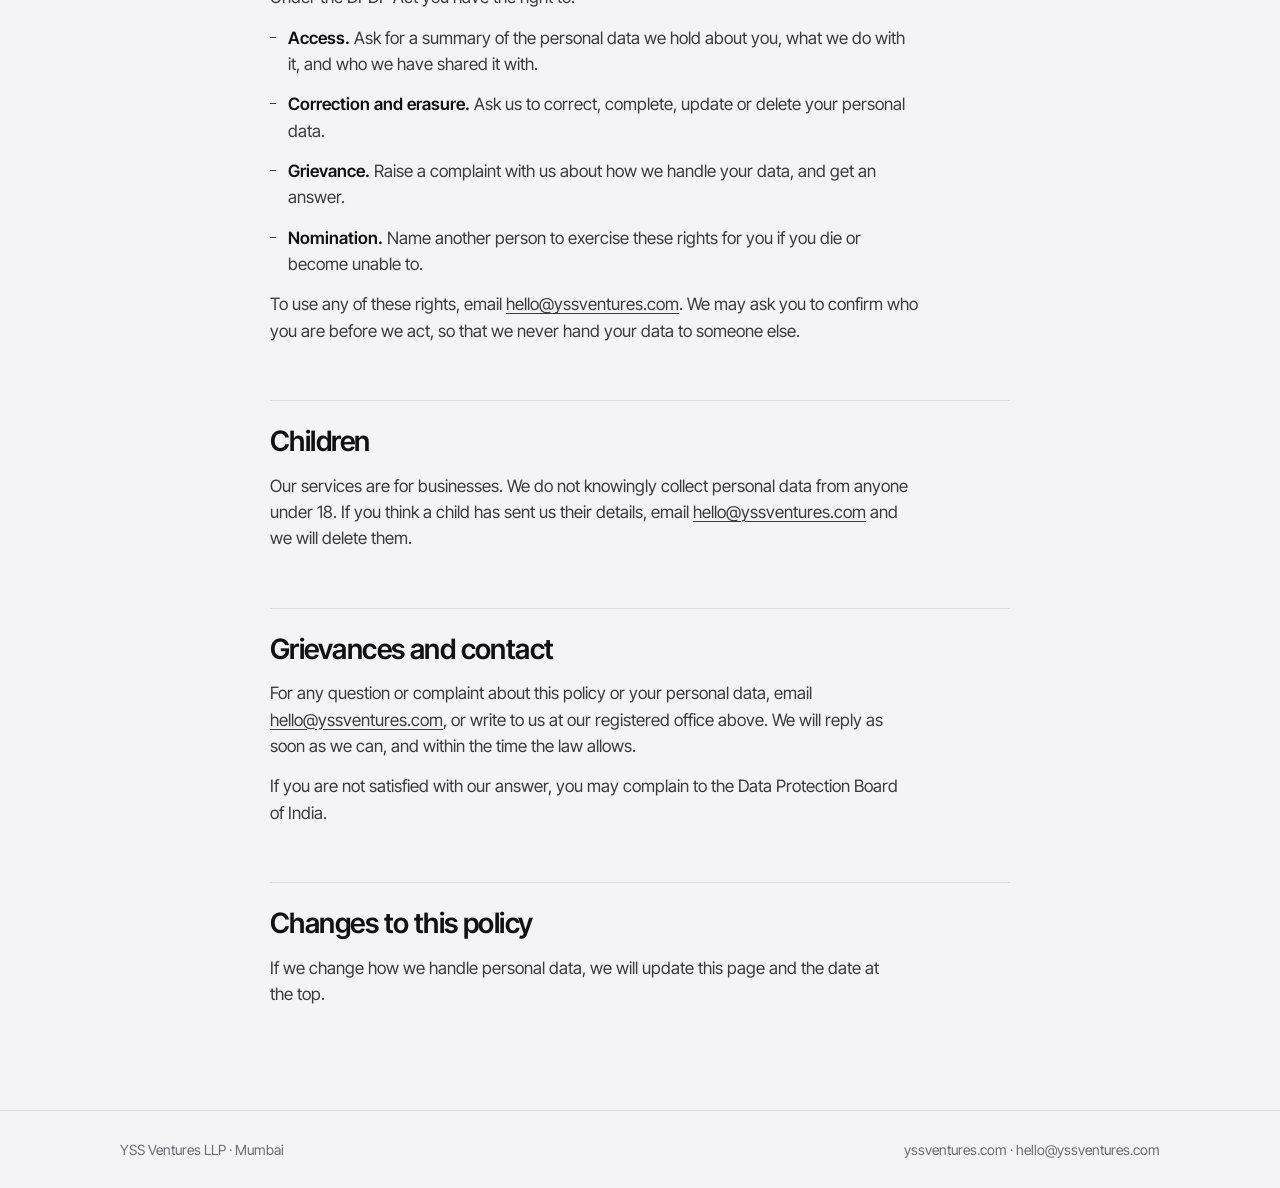
<file: privacy/index.html>
<!doctype html>
<html lang="en">
<head>
<meta charset="utf-8">
<meta name="viewport" content="width=device-width, initial-scale=1, viewport-fit=cover">
<title>Privacy policy · YSS Ventures</title>
<meta name="description" content="How YSS Ventures LLP collects, uses and protects personal data, under India's Digital Personal Data Protection Act, 2023.">
<meta name="theme-color" content="#000000">
<meta property="og:title" content="Privacy policy · YSS Ventures">
<meta property="og:description" content="How YSS Ventures LLP handles personal data.">
<meta property="og:url" content="https://yssventures.com/privacy/">
<meta property="og:type" content="website">
<meta property="og:site_name" content="YSS Ventures">
<meta property="og:image" content="https://yssventures.com/assets/og-image.png">
<meta property="og:image:width" content="1200">
<meta property="og:image:height" content="630">
<meta property="og:image:alt" content="YSS Ventures: we automate the finance work your team does by hand.">
<meta name="twitter:card" content="summary_large_image">
<link rel="canonical" href="https://yssventures.com/privacy/">
<link rel="icon" href="/favicon.ico" sizes="48x48">
<link rel="icon" href="/favicon.svg" type="image/svg+xml">
<link rel="apple-touch-icon" href="/apple-touch-icon.png">
<link rel="manifest" href="/site.webmanifest">
<link rel="preload" href="/assets/inter-tight.woff2" as="font" type="font/woff2" crossorigin>
<link rel="stylesheet" href="/assets/site.css?v=4">
<style>
  /* Reading layout for the legal page; colours and type come from site.css tokens only. */
  .legal { padding-block: clamp(56px, 8vw, 112px); }
  .legal h1 { font-size: clamp(2.4rem, 1.4rem + 3.6vw, 4rem); }
  .legal .meta { margin-top: 16px; font-size: 1rem; color: var(--muted); }
  .legal section { margin-top: clamp(40px, 5vw, 56px); padding-top: 24px; border-top: 1px solid var(--line); }
  .legal h2 { font-size: clamp(1.375rem, 1.2rem + 0.8vw, 1.75rem); letter-spacing: -0.02em; line-height: 1.2; }
  .legal p, .legal li { max-width: 65ch; margin-top: 14px; color: var(--ink-2, var(--ink)); }
  .legal ul { margin-top: 6px; }
  .legal li { padding-left: 18px; position: relative; }
  .legal li::before { content: ""; position: absolute; left: 0; top: 0.72em; width: 6px; height: 1px; background: currentColor; }
  .legal strong { font-weight: 600; color: var(--ink); }
  .legal a { text-underline-offset: 3px; }
</style>
</head>
<body>

<header class="nav">
  <div class="wrap nav-in">
    <a class="mark" href="/">YSS <span>Ventures</span></a>
    <nav class="nav-links" aria-label="Sections">
      <a href="/#what">What we do</a>
      <a href="/#work">Our work</a>
      <a href="/#story">Story</a>
      <a href="/team/">Team</a>
      <a href="/#faq">FAQ</a>
    </nav>
    <a class="btn" href="/#contact">Talk to us</a>
  </div>
</header>

<main class="light">
  <article class="wrap narrow legal" aria-labelledby="title">
    <h1 id="title">Privacy policy</h1>
    <p class="meta">YSS Ventures LLP · Effective 19 October 2026</p>

    <section aria-labelledby="who">
      <h2 id="who">Who we are</h2>
      <p>This website is run by YSS Ventures LLP, a limited liability partnership registered in Mumbai, India. We are an automation agency: we build systems that do repeated finance and operations work for businesses, such as posting sales into accounting software and making reports. In this policy, "we" and "us" mean YSS Ventures LLP.</p>
      <p>Registered office: 2, Meritt House, New Shakti Nagar Road, Off Behram Baug, Near Police Chowkey, Near Parsi Colony, Jogeshwari (West), Mumbai 400102, Maharashtra, India.</p>
      <p>Under India's Digital Personal Data Protection Act, 2023 (the "DPDP Act"), we are the data fiduciary for the personal data described in this policy.</p>
    </section>

    <section aria-labelledby="collect">
      <h2 id="collect">What we collect</h2>
      <ul>
        <li><strong>When you contact us.</strong> If you message us on WhatsApp, call us or email us, we receive your name, phone number or email address as your app shows it to us, and whatever you write, say or attach.</li>
        <li><strong>If you become a client.</strong> The contact and billing details we need to agree the work, deliver it and invoice for it.</li>
        <li><strong>Technical logs.</strong> This site is hosted on GitHub Pages. Like any web host, GitHub keeps standard request logs (such as IP address and browser type) to run and protect the service. We do not receive or use these logs.</li>
        <li><strong>What we do not collect.</strong> This website has no forms, no sign-up or login, no analytics or advertising trackers, and it sets no cookies.</li>
      </ul>
    </section>

    <section aria-labelledby="why">
      <h2 id="why">Why we use it</h2>
      <p>We use your details only to reply to you, to discuss and scope the work you asked about and, if you become a client, to deliver that work and invoice for it.</p>
      <p>We do not use your details for advertising, and we do not add you to a mailing list unless you ask us to.</p>
    </section>

    <section aria-labelledby="consent">
      <h2 id="consent">Consent, and taking it back</h2>
      <p>When you contact us, you consent to our using the details you share for the purposes above. You can withdraw that consent at any time by emailing <a href="mailto:hello@yssventures.com">hello@yssventures.com</a>. Withdrawing it is as easy as giving it.</p>
      <p>Once you withdraw consent, we stop using your data and delete it, unless a law requires us to keep it (for example, records of invoices we have issued). Withdrawal does not affect what we did with your data before it.</p>
    </section>

    <section aria-labelledby="share">
      <h2 id="share">Who we share it with</h2>
      <p>We do not sell, rent or trade personal data.</p>
      <p>We share it only with the service providers that carry it for us, and only for the purposes above: our email provider, WhatsApp, and our phone carrier. Their own privacy policies also apply to messages sent through them.</p>
      <p>We may disclose personal data if the law requires it, for example on a lawful request from a government authority.</p>
    </section>

    <section aria-labelledby="client-data">
      <h2 id="client-data">Client data we handle for our work</h2>
      <p>When a client asks us to automate work on their own records, such as their accounting data, we handle that data on the client's instructions and under our written agreement with them. The agreement sets out how we protect it. This policy covers the data we collect for ourselves.</p>
    </section>

    <section aria-labelledby="linkedin">
      <h2 id="linkedin">Our LinkedIn page</h2>
      <p>We run a LinkedIn page for YSS Ventures LLP. When we connect that page to tools through LinkedIn's API, we use the access only to publish and manage our own page's posts and to read our own page's analytics.</p>
      <p>We do not store LinkedIn members' profile data beyond what is needed to show comments on our own posts, and we delete it when it is no longer needed for that. We do not use LinkedIn data for advertising, and we never sell or share it.</p>
      <p>LinkedIn's own privacy policy applies to your use of LinkedIn.</p>
    </section>

    <section aria-labelledby="keep">
      <h2 id="keep">How long we keep it</h2>
      <p>We keep enquiry details for as long as we are talking with you about the work. If nothing comes of it, we delete them once they are no longer needed for that purpose, or sooner if you ask.</p>
      <p>For clients, we keep the records we need to deliver the work, and the business and tax records the law requires us to keep, for as long as the law requires.</p>
    </section>

    <section aria-labelledby="protect">
      <h2 id="protect">How we protect it</h2>
      <p>Only the people in our team who need personal data to do the work can see it. Our accounts are password-protected, and this website is served over an encrypted connection (HTTPS).</p>
      <p>No system is perfectly secure. If a breach affects your personal data, we will tell you and the Data Protection Board of India, as the DPDP Act requires.</p>
    </section>

    <section aria-labelledby="rights">
      <h2 id="rights">Your rights</h2>
      <p>Under the DPDP Act you have the right to:</p>
      <ul>
        <li><strong>Access.</strong> Ask for a summary of the personal data we hold about you, what we do with it, and who we have shared it with.</li>
        <li><strong>Correction and erasure.</strong> Ask us to correct, complete, update or delete your personal data.</li>
        <li><strong>Grievance.</strong> Raise a complaint with us about how we handle your data, and get an answer.</li>
        <li><strong>Nomination.</strong> Name another person to exercise these rights for you if you die or become unable to.</li>
      </ul>
      <p>To use any of these rights, email <a href="mailto:hello@yssventures.com">hello@yssventures.com</a>. We may ask you to confirm who you are before we act, so that we never hand your data to someone else.</p>
    </section>

    <section aria-labelledby="children">
      <h2 id="children">Children</h2>
      <p>Our services are for businesses. We do not knowingly collect personal data from anyone under 18. If you think a child has sent us their details, email <a href="mailto:hello@yssventures.com">hello@yssventures.com</a> and we will delete them.</p>
    </section>

    <section aria-labelledby="grievance">
      <h2 id="grievance">Grievances and contact</h2>
      <p>For any question or complaint about this policy or your personal data, email <a href="mailto:hello@yssventures.com">hello@yssventures.com</a>, or write to us at our registered office above. We will reply as soon as we can, and within the time the law allows.</p>
      <p>If you are not satisfied with our answer, you may complain to the Data Protection Board of India.</p>
    </section>

    <section aria-labelledby="changes">
      <h2 id="changes">Changes to this policy</h2>
      <p>If we change how we handle personal data, we will update this page and the date at the top.</p>
    </section>
  </article>
</main>

<footer class="foot light">
  <div class="wrap"><span>YSS Ventures LLP · Mumbai</span><span><a href="/">yssventures.com</a> · hello@yssventures.com</span></div>
</footer>

</body>
</html>
</file>
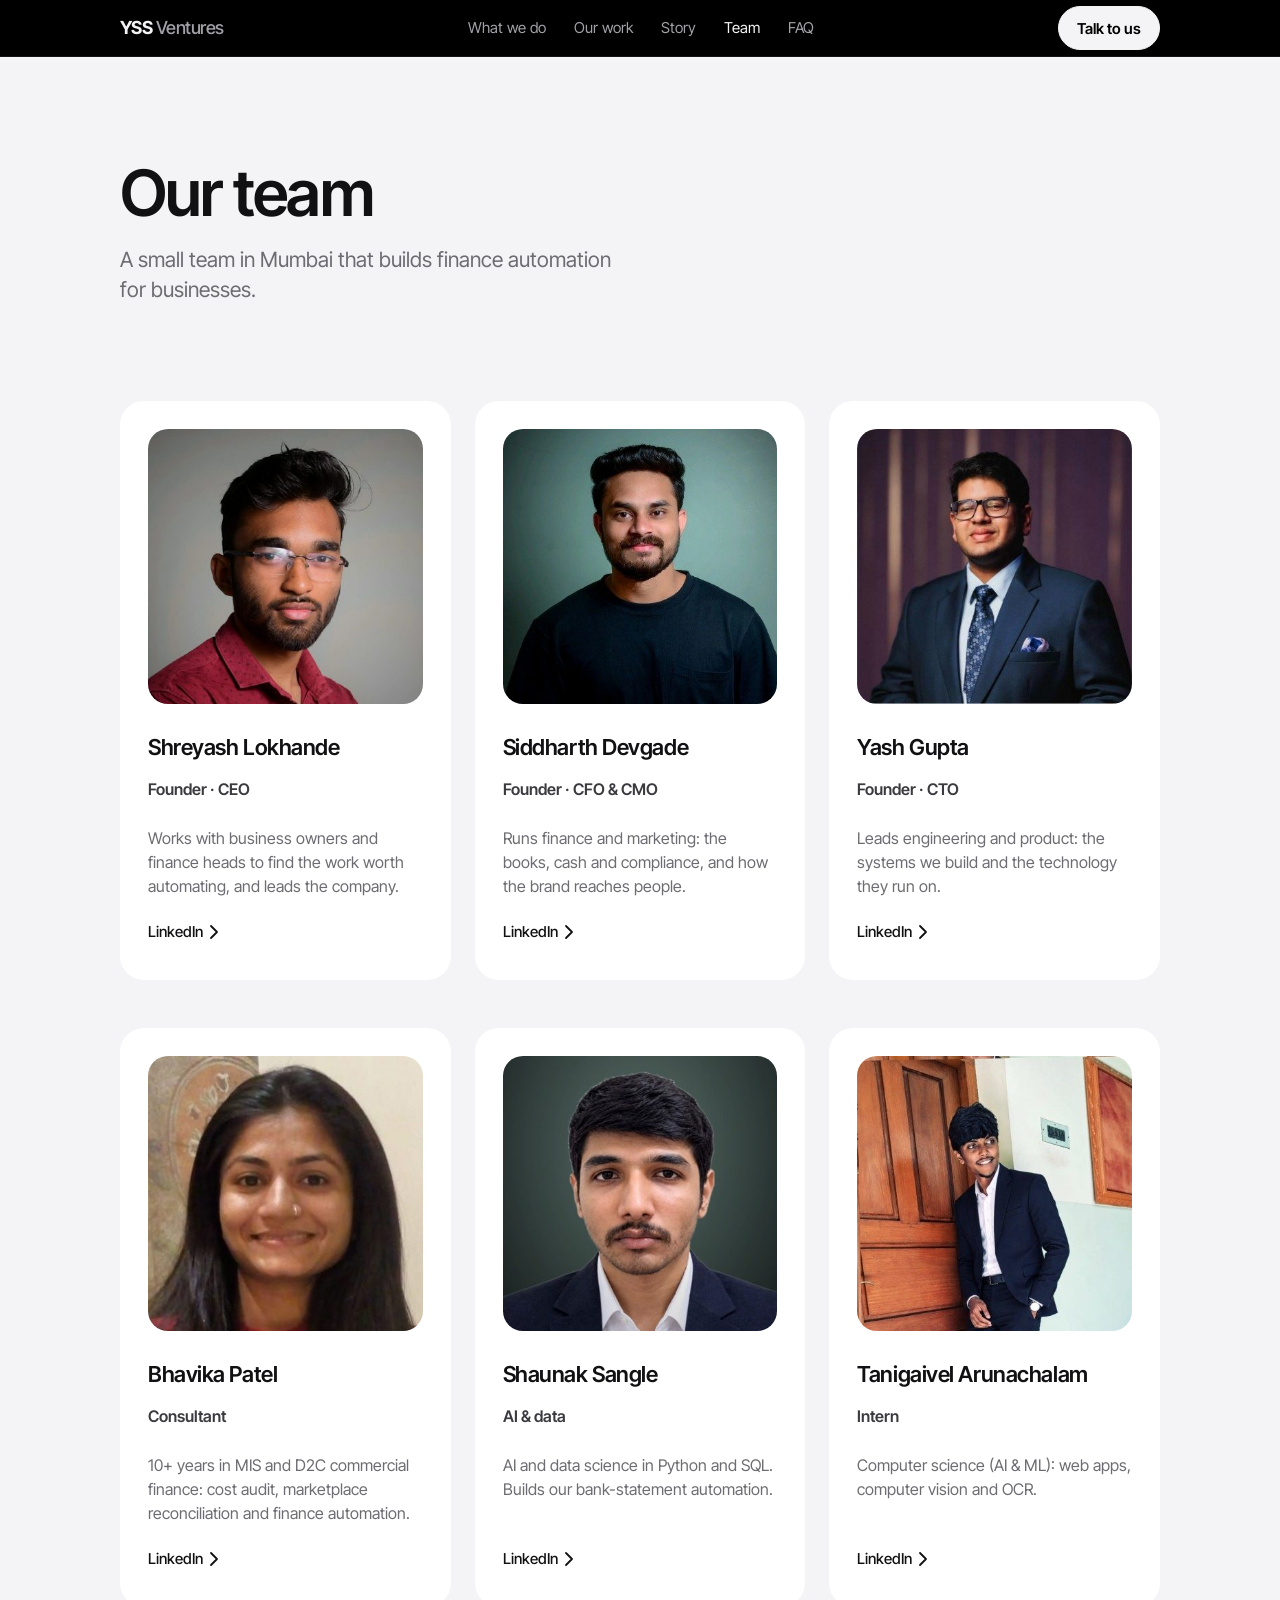
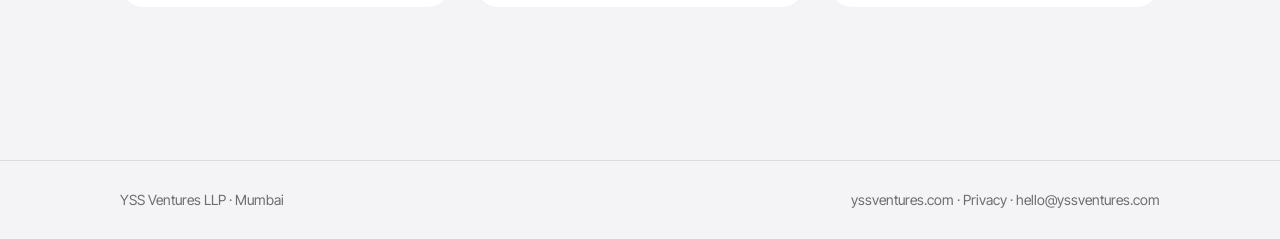
<file: team/index.html>
<!doctype html>
<html lang="en">
<head>
<meta charset="utf-8">
<meta name="viewport" content="width=device-width, initial-scale=1, viewport-fit=cover">
<title>Team · YSS Ventures</title>
<meta name="description" content="The people behind YSS Ventures, an automation agency from Mumbai that builds finance automation for businesses.">
<meta name="theme-color" content="#000000">
<meta property="og:title" content="Team · YSS Ventures">
<meta property="og:description" content="The people behind YSS Ventures.">
<meta property="og:url" content="https://yssventures.com/team/">
<meta property="og:type" content="website">
<meta property="og:site_name" content="YSS Ventures">
<meta property="og:image" content="https://yssventures.com/assets/og-image.png">
<meta property="og:image:width" content="1200">
<meta property="og:image:height" content="630">
<meta property="og:image:alt" content="YSS Ventures: we automate the finance work your team does by hand.">
<meta name="twitter:card" content="summary_large_image">
<link rel="canonical" href="https://yssventures.com/team/">
<link rel="icon" href="/favicon.ico" sizes="48x48">
<link rel="icon" href="/favicon.svg" type="image/svg+xml">
<link rel="apple-touch-icon" href="/apple-touch-icon.png">
<link rel="manifest" href="/site.webmanifest">
<link rel="preload" href="/assets/inter-tight.woff2" as="font" type="font/woff2" crossorigin>
<link rel="stylesheet" href="/assets/site.css?v=4">
<style>
  /* Team grid; colours and type come from site.css tokens only. */
  .team-head { padding-block: clamp(56px, 8vw, 112px) 0; }
  .team-head h1 { font-size: clamp(2.4rem, 1.4rem + 3.6vw, 4rem); }
  .people { display: grid; gap: clamp(32px, 4vw, 48px) 24px; padding-block: clamp(56px, 8vw, 96px) clamp(88px, 12vw, 160px); }
  @media (min-width: 560px) { .people { grid-template-columns: repeat(2, minmax(0, 1fr)); } }
  @media (min-width: 900px) { .people { grid-template-columns: repeat(3, minmax(0, 1fr)); } }
  .person img { display: block; width: 100%; height: auto; aspect-ratio: 1; object-fit: cover; object-position: center top; border-radius: 20px; background: var(--white); }
  .person h2 { margin-top: 18px; font-size: 1.375rem; letter-spacing: -0.02em; }
  .person .role { margin-top: 4px; font-size: 1rem; font-weight: 600; color: var(--ink-2); }
  .person .bio { margin-top: 10px; max-width: 36ch; font-size: 1rem; line-height: 1.5; color: var(--muted); }
  .person .more { min-height: 40px; font-size: 0.9375rem; color: var(--ink); }
</style>
</head>
<body>

<header class="nav">
  <div class="wrap nav-in">
    <a class="mark" href="/">YSS <span>Ventures</span></a>
    <nav class="nav-links" aria-label="Sections">
      <a href="/#what">What we do</a>
      <a href="/#work">Our work</a>
      <a href="/#story">Story</a>
      <a href="/team/" aria-current="page">Team</a>
      <a href="/#faq">FAQ</a>
    </nav>
    <a class="btn" href="/#contact">Talk to us</a>
  </div>
</header>

<main class="light">
  <div class="wrap team-head">
    <h1>Our team</h1>
    <p class="sec-lede">A small team in Mumbai that builds finance automation for businesses.</p>
  </div>

  <div class="wrap people">
    <article class="person">
      <img src="/assets/team/shreyash.jpg" alt="Shreyash Lokhande" width="400" height="400" loading="lazy">
      <h2>Shreyash Lokhande</h2>
      <p class="role">Founder · CEO</p>
      <p class="bio">Works with business owners and finance heads to find the work worth automating, and leads the company.</p>
      <a class="more" href="https://www.linkedin.com/in/shreyash-shr/" target="_blank" rel="noopener">LinkedIn <svg width="10" height="16" viewBox="0 0 10 16" fill="none" aria-hidden="true"><path d="M2 2l6 6-6 6" stroke="currentColor" stroke-width="1.8" stroke-linecap="round" stroke-linejoin="round"/></svg></a>
    </article>
    <article class="person">
      <img src="/assets/team/siddharth.jpg" alt="Siddharth Devgade" width="400" height="400" loading="lazy">
      <h2>Siddharth Devgade</h2>
      <p class="role">Founder · CFO &amp; CMO</p>
      <p class="bio">Runs finance and marketing: the books, cash and compliance, and how the brand reaches people.</p>
      <a class="more" href="https://www.linkedin.com/in/siddharth-devgade-251139362/" target="_blank" rel="noopener">LinkedIn <svg width="10" height="16" viewBox="0 0 10 16" fill="none" aria-hidden="true"><path d="M2 2l6 6-6 6" stroke="currentColor" stroke-width="1.8" stroke-linecap="round" stroke-linejoin="round"/></svg></a>
    </article>
    <article class="person">
      <img src="/assets/team/yash.jpg" alt="Yash Gupta" width="400" height="400" loading="lazy">
      <h2>Yash Gupta</h2>
      <p class="role">Founder · CTO</p>
      <p class="bio">Leads engineering and product: the systems we build and the technology they run on.</p>
      <a class="more" href="https://www.linkedin.com/in/yash-gupta2/" target="_blank" rel="noopener">LinkedIn <svg width="10" height="16" viewBox="0 0 10 16" fill="none" aria-hidden="true"><path d="M2 2l6 6-6 6" stroke="currentColor" stroke-width="1.8" stroke-linecap="round" stroke-linejoin="round"/></svg></a>
    </article>
    <article class="person">
      <img src="/assets/team/bhavika.jpg" alt="Bhavika Patel" width="400" height="400" loading="lazy">
      <h2>Bhavika Patel</h2>
      <p class="role">Consultant</p>
      <p class="bio">10+ years in MIS and D2C commercial finance: cost audit, marketplace reconciliation and finance automation.</p>
      <a class="more" href="https://www.linkedin.com/in/bhavip12/" target="_blank" rel="noopener">LinkedIn <svg width="10" height="16" viewBox="0 0 10 16" fill="none" aria-hidden="true"><path d="M2 2l6 6-6 6" stroke="currentColor" stroke-width="1.8" stroke-linecap="round" stroke-linejoin="round"/></svg></a>
    </article>
    <article class="person">
      <img src="/assets/team/shaunak.jpg" alt="Shaunak Sangle" width="400" height="400" loading="lazy">
      <h2>Shaunak Sangle</h2>
      <p class="role">AI &amp; data</p>
      <p class="bio">AI and data science in Python and SQL. Builds our bank-statement automation.</p>
      <a class="more" href="https://www.linkedin.com/in/shaunak-sangle-960507320/" target="_blank" rel="noopener">LinkedIn <svg width="10" height="16" viewBox="0 0 10 16" fill="none" aria-hidden="true"><path d="M2 2l6 6-6 6" stroke="currentColor" stroke-width="1.8" stroke-linecap="round" stroke-linejoin="round"/></svg></a>
    </article>
    <article class="person">
      <img src="/assets/team/tanigaivel.jpg" alt="Tanigaivel Arunachalam" width="400" height="400" loading="lazy">
      <h2>Tanigaivel Arunachalam</h2>
      <p class="role">Intern</p>
      <p class="bio">Computer science (AI &amp; ML): web apps, computer vision and OCR.</p>
      <a class="more" href="https://www.linkedin.com/in/tanigaivel-a-n-8454123b2/" target="_blank" rel="noopener">LinkedIn <svg width="10" height="16" viewBox="0 0 10 16" fill="none" aria-hidden="true"><path d="M2 2l6 6-6 6" stroke="currentColor" stroke-width="1.8" stroke-linecap="round" stroke-linejoin="round"/></svg></a>
    </article>
  </div>
</main>

<footer class="foot light">
  <div class="wrap"><span>YSS Ventures LLP · Mumbai</span><span><a href="/">yssventures.com</a> · <a href="/privacy/">Privacy</a> · hello@yssventures.com</span></div>
</footer>

</body>
</html>
</file>
<file: assets/site.css>
/*
 * YSS Ventures: the shared look for the home page and /card. Apple-style monochrome (D-036):
 * black stages and light-grey pages, very large type, one product shot of a YSS system at work.
 * Reference: INTERNAL LIFE OS/assets/web/looks/2026-10-05-apple-monochrome.html
 */
@font-face {
  font-family: "Inter Tight";
  src: url("inter-tight.woff2") format("woff2");
  font-weight: 400 700;
  font-display: swap;
}

:root {
  --black: #000000;
  --panel: #111113;
  --paper: #f4f4f6;
  --white: #ffffff;
  --ink: #111113;
  --ink-2: #3a3a3f;
  --muted: #6c6c72;
  --line: #dcdce0;
  --on-dark: #f4f4f6;
  --muted-dark: #a1a1a7;
  --line-dark: #26262a;
  --font: "Inter Tight", -apple-system, BlinkMacSystemFont, "Segoe UI", Roboto, "Helvetica Neue", Arial, sans-serif;
  --mono: ui-monospace, "SF Mono", "Cascadia Mono", Consolas, monospace;
  --ease: cubic-bezier(0.22, 1, 0.36, 1);
}

* { box-sizing: border-box; }
html { -webkit-text-size-adjust: 100%; scroll-behavior: smooth; scroll-padding-top: 72px; }
body {
  margin: 0;
  background: var(--black);
  color: var(--on-dark);
  font-family: var(--font);
  font-size: 1.0625rem;
  line-height: 1.55;
  -webkit-font-smoothing: antialiased;
}
h1, h2, h3, p, ul, ol, figure, dl, dd { margin: 0; }
ul, ol { padding: 0; list-style: none; }
h1, h2, h3 { font-weight: 600; letter-spacing: -0.03em; line-height: 1.05; text-wrap: balance; }
p { text-wrap: pretty; }
a { color: inherit; }
::selection { background: var(--ink); color: var(--white); }
.dark ::selection { background: var(--on-dark); color: var(--black); }
:focus-visible { outline: 2px solid currentColor; outline-offset: 3px; }
@media (prefers-reduced-motion: reduce) { html { scroll-behavior: auto; } }

.wrap { width: 100%; max-width: 1120px; margin-inline: auto; padding-inline: clamp(20px, 5vw, 40px); }
.narrow { max-width: 820px; }
.center { text-align: center; }
.dark { background: var(--black); color: var(--on-dark); }
.light { background: var(--paper); color: var(--ink); }
.white { background: var(--white); color: var(--ink); }
.sr-only { position: absolute; width: 1px; height: 1px; overflow: hidden; clip: rect(0 0 0 0); white-space: nowrap; }

/* ---------- Navigation ---------- */
.nav {
  position: sticky;
  z-index: 40;
  top: 0;
  padding-top: env(safe-area-inset-top, 0px);
  background: rgb(0 0 0 / 0.92);
  -webkit-backdrop-filter: saturate(180%) blur(20px);
  backdrop-filter: saturate(180%) blur(20px);
  border-bottom: 1px solid rgb(255 255 255 / 0.08);
  color: var(--on-dark);
}
.nav-in { display: flex; align-items: center; justify-content: space-between; gap: 16px; height: 56px; }
.mark { font-size: 1.125rem; font-weight: 700; letter-spacing: -0.03em; text-decoration: none; white-space: nowrap; }
.mark span { font-weight: 500; color: var(--muted-dark); }
.nav-links { display: flex; gap: 4px; }
.nav-links a { display: inline-flex; align-items: center; min-height: 44px; padding: 0 12px; font-size: 0.9375rem; color: var(--muted-dark); text-decoration: none; white-space: nowrap; transition: color 0.3s; }
.nav-links a:hover, .nav-links a[aria-current="page"] { color: var(--on-dark); }
/* Phones: the links sit on a second row that scrolls sideways, so every section stays one tap away. */
@media (max-width: 859px) {
  html { scroll-padding-top: 116px; }
  .nav-in { flex-wrap: wrap; height: auto; padding-top: 6px; row-gap: 0; }
  .nav-links { order: 3; flex-basis: 100%; overflow-x: auto; scrollbar-width: none; margin: 0 -12px; }
  .nav-links::-webkit-scrollbar { display: none; }
  .nav-links a { padding: 0 10px; font-size: 0.875rem; }
}

/* ---------- Buttons ---------- */
.btn {
  display: inline-flex;
  align-items: center;
  justify-content: center;
  gap: 8px;
  min-height: 50px;
  padding: 0 24px;
  border: 1px solid currentColor;
  border-radius: 999px;
  background: transparent;
  font: 500 1rem/1 var(--font);
  text-decoration: none;
  touch-action: manipulation;
  transition: transform 0.3s var(--ease), opacity 0.3s;
}
.btn:hover { transform: scale(1.03); }
.btn:active { transform: scale(0.97); }
.dark .btn { border-color: var(--line-dark); color: var(--on-dark); }
.dark .btn.primary { border-color: var(--on-dark); background: var(--on-dark); color: var(--black); font-weight: 600; }
.light .btn, .white .btn { border-color: var(--ink); color: var(--ink); }
.light .btn.primary, .white .btn.primary { background: var(--ink); color: var(--white); font-weight: 600; }
.nav .btn { min-height: 44px; padding: 0 18px; border-color: var(--on-dark); background: var(--on-dark); color: var(--black); font-size: 0.9375rem; font-weight: 600; }
.btns { display: flex; flex-wrap: wrap; gap: 12px; }
.center .btns { justify-content: center; }
.more { display: inline-flex; align-items: center; gap: 6px; min-height: 44px; text-decoration: none; }
.more:hover { text-decoration: underline; text-underline-offset: 0.22em; }

/* ---------- Sections ---------- */
.sec { padding-block: clamp(88px, 12vw, 160px); }
.sec-title { font-size: clamp(2.2rem, 1.2rem + 3.8vw, 4.25rem); }
.sec-lede { max-width: 42ch; margin-top: 18px; font-size: clamp(1.125rem, 1.05rem + 0.4vw, 1.3125rem); line-height: 1.45; color: var(--muted); }
.center .sec-lede { margin-inline: auto; }
.dark .sec-lede { color: var(--muted-dark); }

/* ---------- Hero ---------- */
.hero { overflow: hidden; padding-top: clamp(64px, 10vw, 128px); padding-bottom: clamp(64px, 9vw, 120px); }
.hero h1 { max-width: 14ch; margin-inline: auto; font-size: clamp(2.7rem, 1.2rem + 6.2vw, 6rem); }
.hero .sec-lede { max-width: 38ch; }
.hero .btns { margin-top: 36px; }

/* The product shot: a YSS system working through real jobs (illustration) */
.stage { margin-top: clamp(56px, 8vw, 96px); perspective: 1600px; }
.device {
  max-width: 980px;
  margin-inline: auto;
  padding: clamp(6px, 0.9vw, 11px);
  border-radius: clamp(16px, 2vw, 24px);
  background: linear-gradient(180deg, #2b2b2f, #101012);
  box-shadow: inset 0 1px 0 rgb(255 255 255 / 0.12), 0 50px 100px -50px rgb(0 0 0 / 0.9);
  transform-origin: 50% 0;
}
.screen { overflow: hidden; border-radius: clamp(10px, 1.3vw, 15px); background: var(--white); color: var(--ink); text-align: left; }
.app { display: grid; }
@media (min-width: 760px) { .app { grid-template-columns: 230px minmax(0, 1fr); } }
.app-side { display: none; padding: 22px 14px; background: #f6f6f8; border-right: 1px solid #e7e7eb; }
@media (min-width: 760px) { .app-side { display: block; } }
.app-brand { padding: 0 10px 14px; font-size: 0.9375rem; font-weight: 700; letter-spacing: -0.02em; }
.app-jobs { display: grid; gap: 2px; }
.app-jobs li { padding: 10px; border-radius: 10px; font-size: 0.875rem; color: var(--ink-2); transition: background-color 0.45s var(--ease), color 0.45s var(--ease); }
.app-jobs li.on { background: var(--ink); color: var(--white); }
.app-main { display: flex; flex-direction: column; gap: 16px; min-width: 0; padding: clamp(18px, 3vw, 36px); }
.app-top { display: flex; align-items: flex-start; justify-content: space-between; gap: 12px; }
.app-job { font-size: clamp(1.3rem, 1rem + 1.3vw, 2rem); font-weight: 600; letter-spacing: -0.03em; line-height: 1.1; }
.app-from { margin-top: 6px; font-family: var(--mono); font-size: 0.8125rem; color: var(--muted); }
.app-state { display: inline-flex; flex: none; align-items: center; gap: 8px; padding: 6px 12px; border-radius: 999px; background: #f0f0f3; font-size: 0.8125rem; font-weight: 500; white-space: nowrap; }
.app-state::before { content: ""; width: 7px; height: 7px; border-radius: 50%; background: var(--ink); }
.app-state.run::before { animation: breathe 1.1s ease-in-out infinite; }
@keyframes breathe { 50% { opacity: 0.2; } }
.app-steps li { display: grid; grid-template-columns: auto minmax(0, 1fr) auto; align-items: center; gap: 6px 14px; padding-block: 14px; border-top: 1px solid #ececf0; transition: opacity 0.4s var(--ease), transform 0.4s var(--ease); }
.app-steps li.wait { opacity: 0; transform: translateY(10px); }
.app-steps time { font-family: var(--mono); font-size: 0.8125rem; color: var(--muted); font-variant-numeric: tabular-nums; }
.st-label { min-width: 0; font-size: 1rem; }
.bar { grid-column: 2; height: 3px; overflow: hidden; border-radius: 3px; background: #ececf0; }
.bar i { display: block; height: 100%; background: var(--ink); transform: scaleX(0); transform-origin: left; transition: transform 0.9s cubic-bezier(0.65, 0, 0.35, 1); }
.done .bar i { transform: scaleX(1); }
.tick { display: grid; grid-row: 1 / span 2; grid-column: 3; place-items: center; width: 28px; height: 28px; border: 1.5px solid #d6d6db; border-radius: 50%; color: transparent; transition: background-color 0.3s, border-color 0.3s, color 0.3s; }
.done .tick { background: var(--ink); border-color: var(--ink); color: var(--white); }
.js .done .tick { transition-delay: 0.85s; }
.app-foot { display: flex; justify-content: space-between; gap: 12px; padding-top: 12px; border-top: 1px solid #ececf0; font-size: 0.8125rem; color: var(--muted); }

/* ---------- What we do ---------- */
.cols { display: grid; margin-top: clamp(48px, 7vw, 80px); border-top: 1px solid var(--line); }
@media (min-width: 700px) { .cols { grid-template-columns: repeat(2, minmax(0, 1fr)); } }
@media (min-width: 1000px) { .cols { grid-template-columns: repeat(4, minmax(0, 1fr)); } }
.col { display: grid; align-content: start; gap: 10px; padding: 32px 24px 32px 0; border-bottom: 1px solid var(--line); }
@media (min-width: 1000px) { .col { border-bottom: 0; padding-right: 28px; } .col + .col { padding-left: 28px; border-left: 1px solid var(--line); } }
.col svg { width: 36px; height: 36px; margin-bottom: 8px; color: var(--ink); }
.col h3 { font-size: 1.5rem; }
.col p { color: var(--muted); }

/* ---------- Case study ---------- */
.case { display: grid; gap: 40px; margin-top: clamp(40px, 6vw, 72px); }
@media (min-width: 900px) { .case { grid-template-columns: minmax(0, 5fr) minmax(0, 7fr); gap: 64px; align-items: start; } }
.case-name { font-size: clamp(2.6rem, 1.4rem + 4vw, 4.5rem); font-weight: 600; letter-spacing: -0.03em; line-height: 1.05; }
.case-tag { margin-top: 12px; font-size: 1.0625rem; color: var(--muted); }
.case-block + .case-block { margin-top: 36px; }
.case-block h3 { font-size: 1.25rem; letter-spacing: -0.02em; }
.case-block p { margin-top: 10px; font-size: 1.125rem; color: var(--ink-2); max-width: 56ch; }
.case-list { margin-top: 14px; border-top: 1px solid var(--line); }
.case-list li { padding: 16px 0; border-bottom: 1px solid var(--line); font-size: 1.125rem; color: var(--ink-2); }
.case-list strong { display: block; margin-bottom: 4px; color: var(--ink); font-weight: 600; }

/* ---------- Story ---------- */
.story p { font-size: clamp(1.375rem, 1.1rem + 1.2vw, 2rem); line-height: 1.35; letter-spacing: -0.015em; color: var(--muted-dark); }
.story p + p { margin-top: 28px; }
.story p strong { color: var(--on-dark); font-weight: 600; }

/* ---------- Team ---------- */
.team { display: grid; gap: 16px; margin-top: clamp(40px, 6vw, 72px); }
@media (min-width: 900px) { .team { grid-template-columns: repeat(3, minmax(0, 1fr)); } }
.person { display: flex; flex-direction: column; gap: 14px; padding: 28px; border-radius: 24px; background: var(--white); }
.initials { display: grid; place-items: center; width: 64px; height: 64px; border-radius: 50%; background: var(--ink); color: var(--white); font-size: 1.25rem; font-weight: 700; letter-spacing: -0.02em; }
.person h3 { font-size: 1.625rem; }
.role { margin-top: 4px; font-size: 1rem; color: var(--muted); }
.person .bio { color: var(--ink-2); }
.person .more { margin-top: auto; font-weight: 500; }

/* ---------- FAQ ---------- */
.faq { margin-top: clamp(40px, 6vw, 64px); border-top: 1px solid var(--ink); }
.faq details { border-bottom: 1px solid var(--line); }
.faq summary { display: flex; align-items: center; justify-content: space-between; gap: 16px; min-height: 64px; padding-block: 18px; cursor: pointer; list-style: none; font-size: clamp(1.125rem, 1rem + 0.5vw, 1.375rem); font-weight: 600; letter-spacing: -0.02em; }
.faq summary::-webkit-details-marker { display: none; }
.faq summary::after { content: ""; flex: none; width: 12px; height: 12px; border-right: 2px solid currentColor; border-bottom: 2px solid currentColor; transform: rotate(45deg) translateY(-4px); transition: transform 0.35s var(--ease); }
.faq details[open] summary::after { transform: rotate(-135deg) translateY(-2px); }
.faq dd, .faq .answer { padding-bottom: 22px; max-width: 60ch; font-size: 1.0625rem; color: var(--ink-2); }

/* ---------- Contact ---------- */
.contact h2 { max-width: 15ch; margin-inline: auto; font-size: clamp(2.4rem, 1.2rem + 4.6vw, 5rem); }
.contact h2 .soft { color: var(--muted-dark); }
.contact .btns { margin-top: 36px; }
.lines { display: grid; gap: 4px; margin-top: 28px; font-size: 1rem; color: var(--muted-dark); }
.lines span { user-select: all; }

.foot { padding-block: 28px calc(28px + env(safe-area-inset-bottom, 0px)); border-top: 1px solid var(--line); font-size: 0.875rem; color: var(--muted); }
.foot .wrap { display: flex; flex-wrap: wrap; justify-content: space-between; gap: 8px 24px; }
.foot a { text-decoration: none; }
.foot a:hover { text-decoration: underline; }

/* ---------- /card ---------- */
.card-hero { padding-top: clamp(40px, 8vw, 88px); padding-bottom: clamp(56px, 8vw, 96px); }
.card-hero h1 { max-width: 12ch; margin-inline: auto; font-size: clamp(2.6rem, 1.4rem + 5vw, 5rem); }
.video {
  position: relative;
  width: min(100%, 400px);
  margin: clamp(32px, 5vw, 48px) auto 0;
  overflow: hidden;
  border-radius: 28px;
  background: var(--panel);
  box-shadow: 0 0 0 1px var(--line-dark), 0 40px 80px -40px rgb(0 0 0 / 0.9);
  aspect-ratio: 9 / 16;
}
.video video { display: block; width: 100%; height: 100%; object-fit: cover; }
.card-hero .btns { justify-content: center; margin-top: 32px; }
.card-hero .btn { min-width: 160px; }
.card-hero .btn.primary { min-width: min(100%, 332px); }
.who { margin-top: 32px; }
.who strong { display: block; font-size: 1.25rem; font-weight: 600; letter-spacing: -0.02em; }
.who span { color: var(--muted-dark); }

/* ---------- Motion: only when the device allows it, and only once JavaScript runs ---------- */
@media (prefers-reduced-motion: no-preference) {
  .hero h1, .hero .sec-lede, .hero .btns, .card-hero h1, .card-hero .sec-lede, .card-hero .video { animation: rise 1.2s var(--ease) both; }
  .hero .sec-lede, .card-hero .sec-lede { animation-delay: 0.12s; }
  .hero .btns, .card-hero .video { animation-delay: 0.24s; }
  .js .reveal { opacity: 0.001; transform: translateY(36px); transition: opacity 1s var(--ease), transform 1.1s var(--ease); }
  .js .reveal.in { opacity: 1; transform: none; }
  @supports (animation-timeline: view()) {
    .device { animation: upright linear both; animation-timeline: view(); animation-range: entry 0% cover 45%; }
  }
}
@keyframes rise { from { opacity: 0; transform: translateY(28px); filter: blur(6px); } to { opacity: 1; transform: none; filter: none; } }
@keyframes upright { from { transform: rotateX(24deg) scale(0.88); opacity: 0.6; } to { transform: none; opacity: 1; } }

/* ---------- Our work: Nasher Miles first, then the other projects we've built ---------- */
.nm { margin-top: clamp(40px, 6vw, 64px); }
.nm-logo { display: block; width: auto; height: 33px; }
.nm-media { display: grid; gap: 16px; margin-top: 28px; }
@media (min-width: 700px) { .nm-media { grid-template-columns: repeat(2, minmax(0, 1fr)); gap: 20px; } }
.nm-shot { display: block; margin: 0; color: inherit; text-decoration: none; }
.nm-shot .frame { overflow: hidden; border-radius: 20px; background: var(--paper); }
.nm-shot img { display: block; width: 100%; height: auto; aspect-ratio: 16 / 10; object-fit: cover; transition: transform 0.6s var(--ease); }
a.nm-shot:hover img { transform: scale(1.02); }
.nm-cap { display: flex; align-items: center; gap: 8px; margin-top: 12px; font-size: 0.9375rem; color: var(--muted); }
a.nm-shot:hover .nm-cap { color: var(--ink); }
.nm-line { max-width: 28ch; margin-top: 32px; font-size: clamp(1.5rem, 1.1rem + 1.6vw, 2.5rem); font-weight: 600; letter-spacing: -0.03em; line-height: 1.15; color: var(--ink); }
.nm-links { display: flex; flex-wrap: wrap; gap: 0 24px; margin-top: 12px; }
.built { display: grid; gap: 24px; margin-top: clamp(48px, 7vw, 80px); }
@media (min-width: 900px) { .built { grid-template-columns: minmax(0, 5fr) minmax(0, 7fr); gap: 64px; } }
.built h3 { font-size: 1.5rem; }
.projects { margin-top: clamp(64px, 9vw, 112px); padding-top: 40px; border-top: 1px solid var(--line); }
.projects-title { font-size: clamp(1.5rem, 1.2rem + 1vw, 2rem); }
.proj-grid { display: grid; gap: 16px; margin-top: 24px; }
@media (min-width: 800px) { .proj-grid { grid-template-columns: repeat(2, minmax(0, 1fr)); gap: 20px; } }
.proj { display: flex; flex-direction: column; gap: 16px; padding: 28px; border-radius: 24px; background: var(--paper); }
.proj img { align-self: flex-start; width: auto; height: 30px; }
.proj p { color: var(--ink-2); }
.proj-links { display: flex; flex-wrap: wrap; gap: 0 24px; margin-top: auto; }
</file>
<file: card/card.css>
/*
 * /card: the landing page the business card's QR opens. Built on /assets/site.css (D-036 look).
 * A finance-automation story told in moving text: the statement, the same work
 * done by hand and by a system, what we automate, how it starts, the proof, and the contact.
 */

.card-hero h1 { max-width: 11ch; }
.card-hero .sec-lede { max-width: 30ch; }
.scroll-hint { display: inline-flex; align-items: center; gap: 8px; margin-top: 40px; font-size: 0.9375rem; color: var(--muted-dark); }
.scroll-hint svg { animation: nudge 1.8s var(--ease) infinite; }
@keyframes nudge { 50% { transform: translateY(5px); } }
@media (prefers-reduced-motion: reduce) { .scroll-hint svg { animation: none; } }

/* ---------- The statement, lit word by word ---------- */
.statement h2 { max-width: 16ch; margin-inline: auto; font-size: clamp(2.3rem, 1.2rem + 4.6vw, 5.25rem); }
.statement .then { max-width: 24ch; margin: 28px auto 0; font-size: clamp(1.25rem, 1.05rem + 0.9vw, 1.75rem); font-weight: 600; letter-spacing: -0.02em; line-height: 1.3; }
.w { display: inline-block; }

/* ---------- By hand, and with a system ---------- */
.versus { display: grid; grid-template-columns: repeat(2, minmax(0, 1fr)); gap: clamp(8px, 2vw, 24px); margin-top: clamp(40px, 6vw, 64px); }
.pane { padding: clamp(20px, 3vw, 28px); border-radius: 24px; background: var(--paper); }
.pane.auto { background: var(--ink); color: var(--on-dark); }
.pane-head { display: flex; align-items: center; justify-content: space-between; gap: 12px; }
.pane-head h3 { font-size: 1.375rem; }
.chip { display: inline-flex; align-items: center; gap: 8px; padding: 6px 12px; border-radius: 999px; background: var(--white); font-size: 0.8125rem; font-weight: 500; white-space: nowrap; }
.pane.auto .chip { background: #1d1d20; }
.chip::before { content: ""; width: 7px; height: 7px; border-radius: 50%; background: currentColor; }
.pane-sub { margin-top: 6px; font-size: 0.9375rem; color: var(--muted); }
.pane.auto .pane-sub { color: var(--muted-dark); }
.rows { margin-top: 18px; }
.rows li { display: grid; grid-template-columns: 22px 1fr 2fr 1.2fr 24px; align-items: center; gap: 10px; height: 44px; border-top: 1px solid var(--line); }
.pane.auto .rows li { border-top-color: var(--line-dark); }
.rows .n { font-size: 0.75rem; color: var(--muted); font-variant-numeric: tabular-nums; }
.rows .c { position: relative; height: 10px; overflow: hidden; border-radius: 5px; background: #e4e4e8; }
.pane.auto .rows .c { background: #232327; }
.rows .c i { position: absolute; inset: 0; border-radius: inherit; background: var(--ink-2); transform: scaleX(0); transform-origin: left; }
.pane.auto .rows .c i { background: var(--on-dark); }
.rows .ok { display: grid; place-items: center; width: 22px; height: 22px; border-radius: 50%; color: transparent; transition: background-color 0.3s, color 0.3s; }
.rows li.filled .c i { transform: scaleX(1); }
.rows li.filled .ok { background: var(--on-dark); color: var(--ink); }
.pane.manual .rows li.filled .ok { background: var(--muted); color: var(--white); }
.rows .caret { display: none; }
.pane.manual .rows li.typing .caret { display: block; position: absolute; top: -3px; width: 2px; height: 16px; background: var(--ink); animation: blink 0.9s steps(2) infinite; }
@keyframes blink { 50% { opacity: 0; } }
.pane-foot { display: flex; justify-content: space-between; gap: 12px; margin-top: 14px; font-size: 0.875rem; color: var(--muted); }
.pane.auto .pane-foot { color: var(--muted-dark); }
.versus-note { margin-top: 14px; font-size: 0.875rem; color: var(--muted); text-align: right; }

/* ---------- What we automate: big rows ---------- */
.jobs { margin-top: clamp(40px, 6vw, 72px); border-top: 1px solid var(--line-dark); }
.jobs li { display: grid; gap: 6px; padding-block: clamp(22px, 3vw, 34px); border-bottom: 1px solid var(--line-dark); }
@media (min-width: 900px) { .jobs li { grid-template-columns: minmax(0, 6fr) minmax(0, 5fr); align-items: baseline; gap: 48px; } }
.jobs h3 { font-size: clamp(1.75rem, 1.2rem + 2.2vw, 3rem); }
.jobs p { color: var(--muted-dark); font-size: 1.0625rem; }

/* ---------- How it starts ---------- */
.starts { position: relative; display: grid; gap: 32px; margin-top: clamp(40px, 6vw, 64px); padding-left: 40px; }
.starts::before { content: ""; position: absolute; top: 12px; bottom: 12px; left: 6px; width: 2px; background: var(--line); }
.starts::after { content: ""; position: absolute; top: 12px; bottom: 12px; left: 6px; width: 2px; background: var(--ink); transform: scaleY(var(--p, 1)); transform-origin: top; }
.starts li { position: relative; z-index: 1; }
.starts li::before { content: ""; position: absolute; top: 9px; left: -40px; width: 14px; height: 14px; border-radius: 50%; background: var(--ink); box-shadow: 0 0 0 5px var(--paper); }
.starts h3 { font-size: clamp(1.5rem, 1.2rem + 1.4vw, 2.25rem); }
.starts p { margin-top: 6px; color: var(--muted); }

/* ---------- Proof ---------- */
.proof { display: grid; gap: 24px; }
@media (min-width: 900px) { .proof { grid-template-columns: minmax(0, 5fr) minmax(0, 7fr); gap: 64px; align-items: end; } }
.proof .name { font-size: clamp(2.6rem, 1.4rem + 4vw, 4.5rem); font-weight: 600; letter-spacing: -0.03em; line-height: 1.02; }
.proof p { font-size: clamp(1.125rem, 1.05rem + 0.4vw, 1.375rem); color: var(--ink-2); }

/* ---------- The ask ---------- */
.ask h2 { max-width: 14ch; margin-inline: auto; font-size: clamp(2.4rem, 1.2rem + 4.6vw, 5rem); }
.ask .btns { justify-content: center; margin-top: 36px; }
.ask .btn { min-width: 160px; }

/* Phones: the two panes stay side by side, so the difference is seen at a glance */
@media (max-width: 599px) {
  .pane { padding: 14px 12px; border-radius: 18px; }
  .pane-head { flex-direction: column; align-items: flex-start; gap: 8px; }
  .pane-head h3 { font-size: 1.0625rem; }
  .chip { padding: 4px 9px; font-size: 0.75rem; }
  .pane-sub { display: none; }
  .rows li { grid-template-columns: 1fr 1.6fr 20px; gap: 6px; height: 36px; }
  .rows .n, .rows li > .c:nth-of-type(3) { display: none; }
  .rows .ok { width: 20px; height: 20px; }
  .pane-foot { flex-direction: column; gap: 2px; font-size: 0.75rem; }
}
</file>
